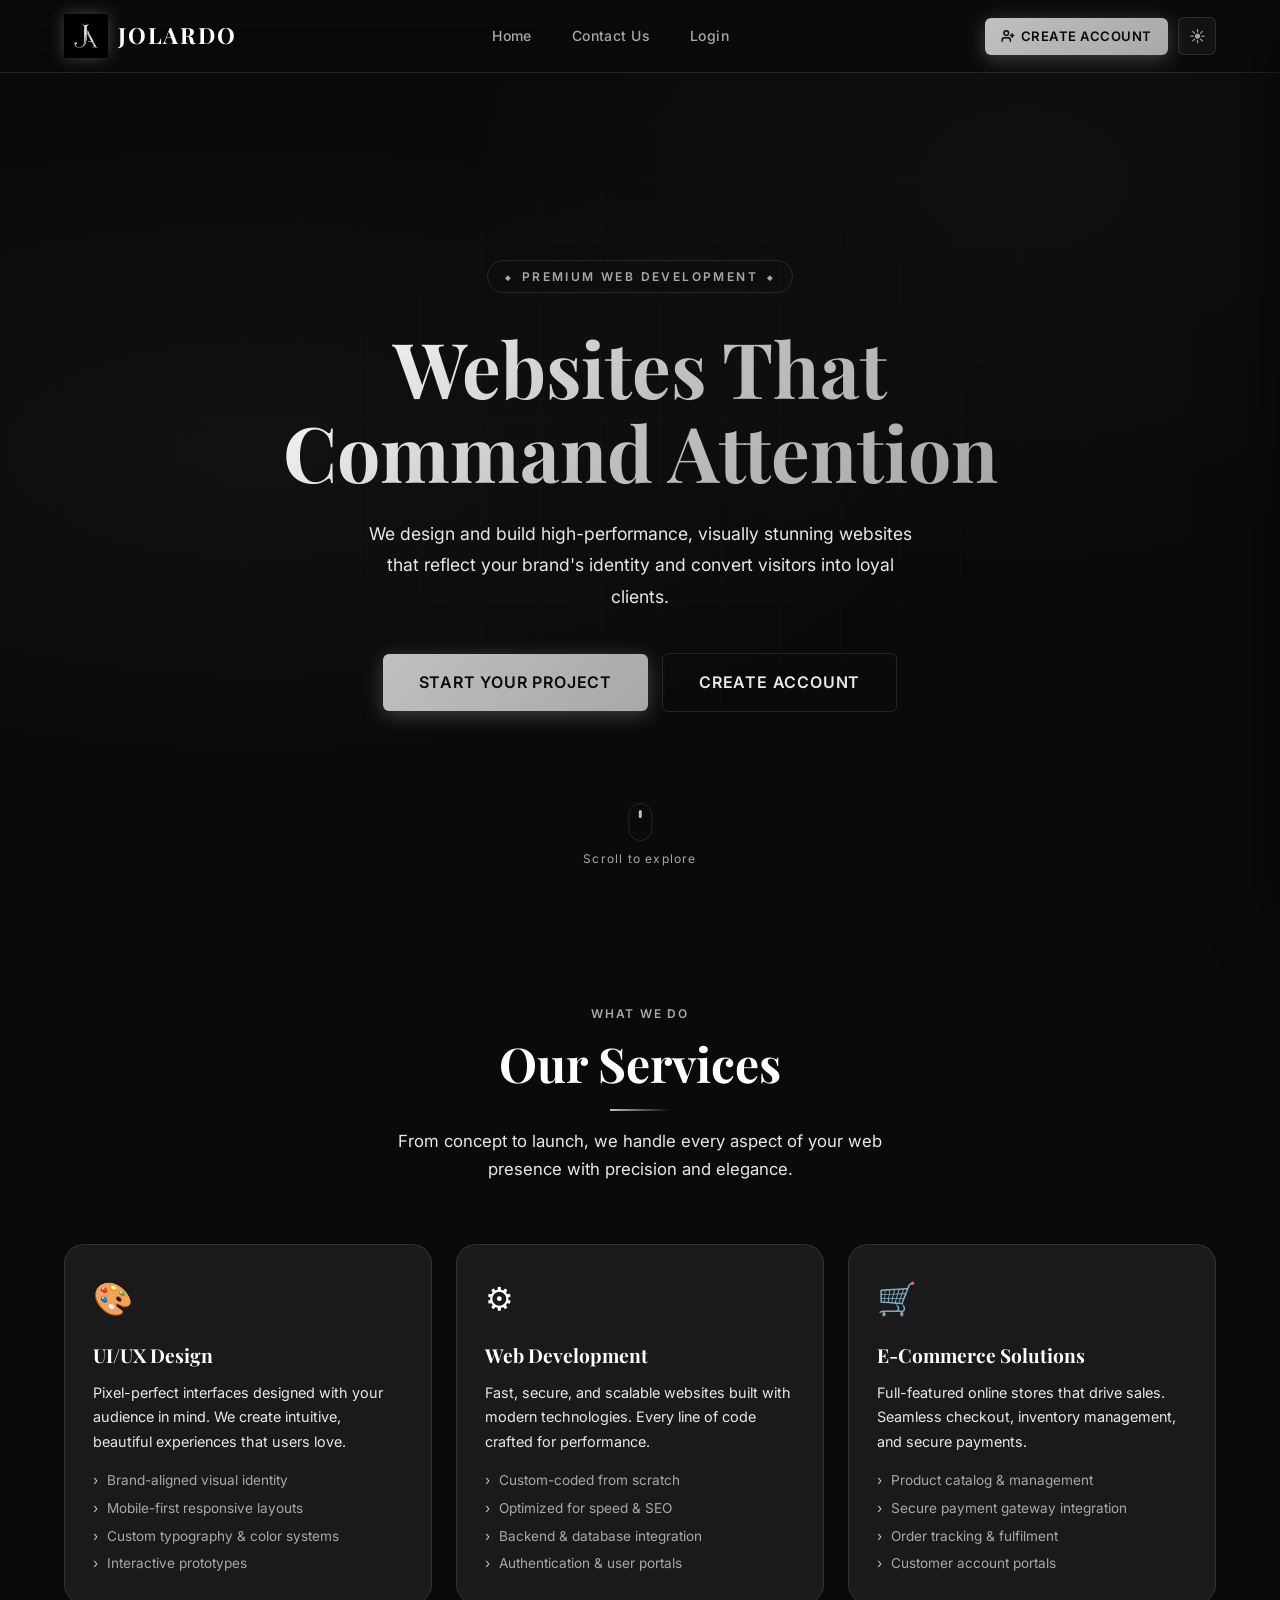
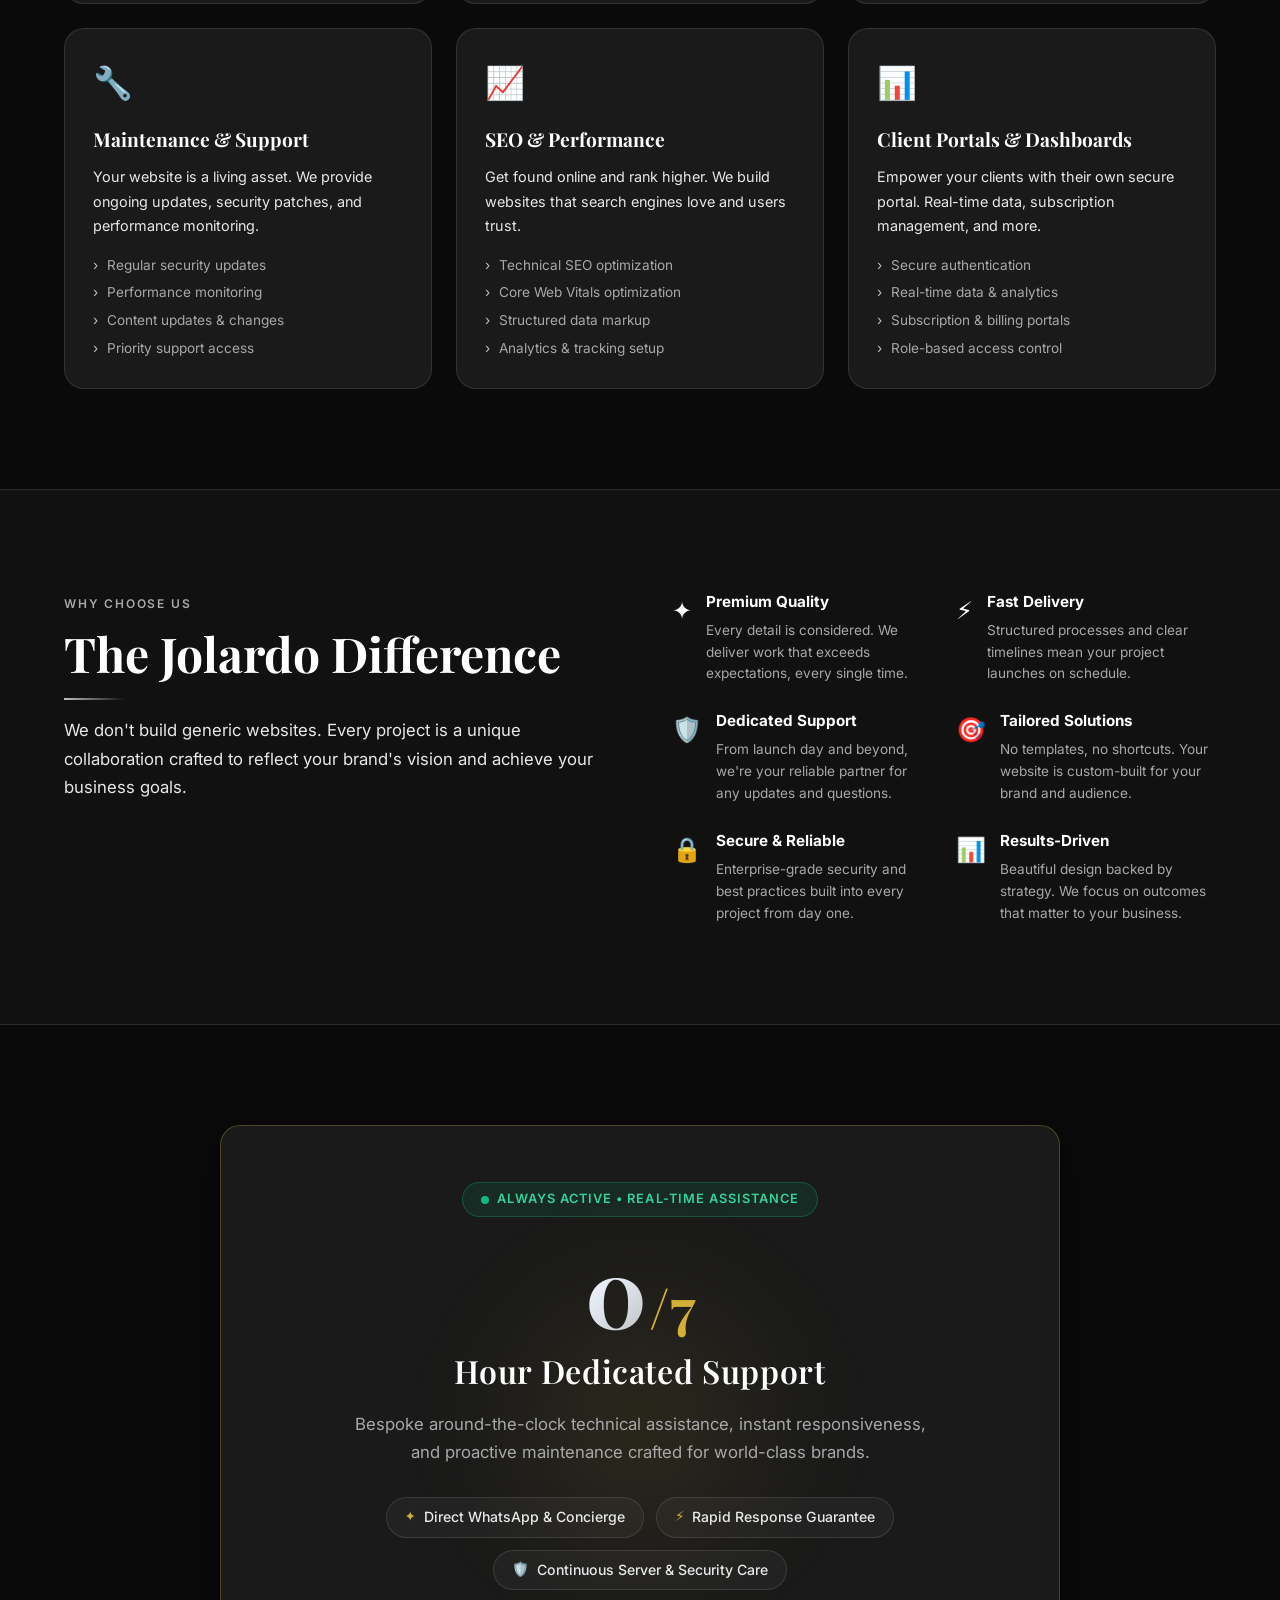
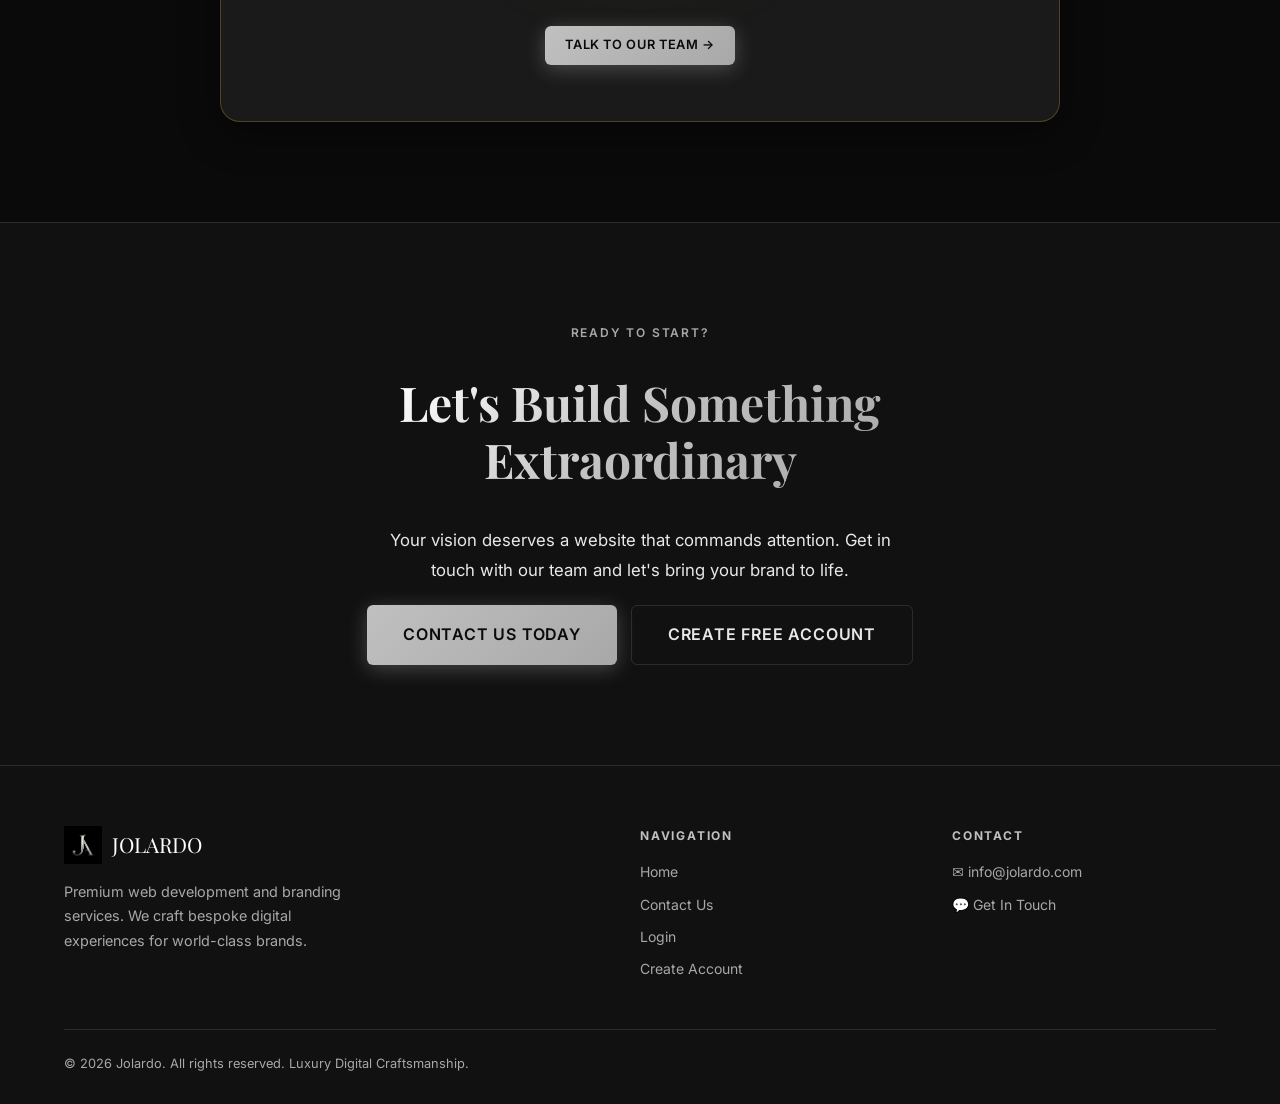
<file: index.html>
<!DOCTYPE html>
<html lang="en" data-theme="dark">
<head>
  <meta charset="UTF-8" />
  <meta name="viewport" content="width=device-width, initial-scale=1.0" />
  
  <!-- Primary SEO Meta Tags -->
  <title>Jolardo — Luxury Web Design &amp; Custom Web Development Services</title>
  <meta name="title" content="Jolardo — Luxury Web Design &amp; Custom Web Development Services" />
  <meta name="description" content="Jolardo crafts bespoke, high-performance websites, luxury brand identities, and e-commerce platforms that command attention and drive measurable business growth." />
  <meta name="keywords" content="Jolardo, Jolardo web development, website design services, website development company, custom website development, business website design, e-commerce website development, luxury web design" />
  <meta name="author" content="Jolardo" />
  <meta name="robots" content="index, follow, max-snippet:-1, max-image-preview:large, max-video-preview:-1" />
  <link rel="canonical" href="https://jolardo.com/" />
  
  <!-- Open Graph / Facebook -->
  <meta property="og:type" content="website" />
  <meta property="og:site_name" content="Jolardo" />
  <meta property="og:url" content="https://jolardo.com/" />
  <meta property="og:title" content="Jolardo — Luxury Web Design &amp; Custom Web Development Services" />
  <meta property="og:description" content="We design and build bespoke, high-performance luxury websites that elevate your brand and convert visitors into loyal clients." />
  <meta property="og:image" content="https://jolardo.com/icons/1.png" />
  <meta property="og:image:alt" content="Jolardo Web Development Brand Logo" />
  <meta property="og:locale" content="en_US" />

  <!-- Twitter / X Cards -->
  <meta name="twitter:card" content="summary_large_image" />
  <meta name="twitter:url" content="https://jolardo.com/" />
  <meta name="twitter:title" content="Jolardo — Luxury Web Design &amp; Custom Web Development Services" />
  <meta name="twitter:description" content="Bespoke, high-performance luxury websites, UI/UX designs, and scalable web solutions crafted for distinguished brands." />
  <meta name="twitter:image" content="https://jolardo.com/icons/1.png" />
  <meta name="twitter:image:alt" content="Jolardo Brand Logo" />

  <!-- Theme & Mobile Optimization -->
  <meta name="theme-color" content="#000000" />
  <meta name="color-scheme" content="dark light" />
  <link rel="icon" href="icons/1.png" type="image/png" />
  <link rel="apple-touch-icon" href="icons/1.png" />

  <!-- Performance & Preconnects -->
  <link rel="preconnect" href="https://fonts.googleapis.com" />
  <link rel="preconnect" href="https://fonts.gstatic.com" crossorigin />
  <link rel="preconnect" href="https://ascvflnrsqwyebbmucmx.supabase.co" />

  <!-- Stylesheets -->
  <link rel="stylesheet" href="css/global.css" />
  <link rel="stylesheet" href="css/index.css" />

  <!-- JSON-LD Structured Data (Organization, WebSite, Services) -->
  <script type="application/ld+json">
  {
    "@context": "https://schema.org",
    "@graph": [
      {
        "@type": "Organization",
        "@id": "https://jolardo.com/#organization",
        "name": "Jolardo",
        "url": "https://jolardo.com/",
        "logo": {
          "@type": "ImageObject",
          "url": "https://jolardo.com/icons/1.png",
          "caption": "Jolardo Logo"
        },
        "description": "Jolardo is a premium web design and custom development agency providing bespoke digital experiences, brand architecture, and e-commerce solutions.",
        "email": "info@jolardo.com",
        "contactPoint": {
          "@type": "ContactPoint",
          "contactType": "customer service",
          "email": "info@jolardo.com",
          "url": "https://jolardo.com/contact.html"
        }
      },
      {
        "@type": "WebSite",
        "@id": "https://jolardo.com/#website",
        "url": "https://jolardo.com/",
        "name": "Jolardo",
        "publisher": {
          "@id": "https://jolardo.com/#organization"
        },
        "inLanguage": "en-US"
      },
      {
        "@type": "Service",
        "@id": "https://jolardo.com/#service-webdev",
        "name": "Custom Web Development",
        "provider": {
          "@id": "https://jolardo.com/#organization"
        },
        "serviceType": "Website Development",
        "description": "High-performance, secure, and responsive custom websites engineered with modern web standards and database architectures."
      },
      {
        "@type": "Service",
        "@id": "https://jolardo.com/#service-uiux",
        "name": "UI/UX & Brand Design",
        "provider": {
          "@id": "https://jolardo.com/#organization"
        },
        "serviceType": "Web & Brand Design",
        "description": "Bespoke user interface and experience design crafted with luxury aesthetics, intuitive navigation, and high-conversion layouts."
      },
      {
        "@type": "Service",
        "@id": "https://jolardo.com/#service-ecommerce",
        "name": "E-Commerce Solutions",
        "provider": {
          "@id": "https://jolardo.com/#organization"
        },
        "serviceType": "E-Commerce Development",
        "description": "Full-featured online shopping experiences with secure payment integration, inventory management, and customer portals."
      }
    ]
  }
  </script>
</head>
<body>
  <!-- Page Loader -->
  <div id="page-loader" class="page-loader">
    <img src="icons/1.png" alt="Jolardo" class="loader-logo" />
    <div class="spinner"></div>
  </div>
  <script>
    setTimeout(function() {
      var l = document.getElementById('page-loader');
      if (l) l.classList.add('hidden');
    }, 1000);
  </script>

  <!-- Navbar -->
  <div id="navbar-container">
    <nav class="navbar" id="navbar">
      <div class="navbar-inner">
        <a href="index.html" class="navbar-logo">
          <img src="icons/1.png" alt="Jolardo" />
          <span>JOLARDO</span>
        </a>
        <div class="navbar-nav">
          <a href="index.html" class="nav-link active">Home</a>
          <a href="contact.html" class="nav-link">Contact Us</a>
          <a href="login.html" class="nav-link">Login</a>
          <a href="create-account.html" class="btn btn-primary btn-sm">Create Account</a>
        </div>
        <div class="navbar-actions">
          <button class="theme-toggle" aria-label="Toggle theme" title="Toggle theme">
            <span id="theme-toggle-icon">☀️</span>
          </button>
          <button class="hamburger" aria-label="Open menu" id="hamburger">
            <span></span><span></span><span></span>
          </button>
        </div>
      </div>
    </nav>
    <div class="mobile-menu" id="mobile-menu">
      <a href="index.html" class="nav-link active">Home</a>
      <a href="contact.html" class="nav-link">Contact Us</a>
      <a href="login.html" class="nav-link">Login</a>
      <a href="create-account.html" class="nav-link">Create Account</a>
    </div>
  </div>
  <div id="mobile-menu-container"></div>

  <!-- ═══════════════════════════════
       HERO
  ═══════════════════════════════ -->
  <section class="hero" id="hero">
    <div class="hero-bg"></div>
    <div class="hero-grid"></div>
    <div class="hero-content">
      <div class="hero-eyebrow fade-in">
        <span>⬥</span> Premium Web Development <span>⬥</span>
      </div>
      <h1 class="hero-title gradient-text serif fade-in">
        Websites That<br/>Command Attention
      </h1>
      <p class="hero-subtitle fade-in">
        We design and build high-performance, visually stunning websites that reflect your brand's identity and convert visitors into loyal clients.
      </p>
      <div class="hero-actions fade-in">
        <a href="contact.html" class="btn btn-primary btn-lg" id="hero-cta-contact">Start Your Project</a>
        <a href="create-account.html" class="btn btn-outline btn-lg" id="hero-cta-register">Create Account</a>
      </div>
    </div>
    <div class="hero-scroll">
      <div class="scroll-indicator"></div>
      <span>Scroll to explore</span>
    </div>
  </section>

  <!-- ═══════════════════════════════
       SERVICES
  ═══════════════════════════════ -->
  <section class="section" id="services">
    <div class="container">
      <div class="section-header reveal">
        <span class="section-tag">What We Do</span>
        <h2 class="section-title serif">Our Services</h2>
        <div class="divider"></div>
        <p class="section-subtitle">
          From concept to launch, we handle every aspect of your web presence with precision and elegance.
        </p>
      </div>

      <div class="services-grid">
        <div class="card reveal" id="service-design">
          <div class="service-icon">🎨</div>
          <h3 class="service-title serif">UI/UX Design</h3>
          <p class="service-desc">
            Pixel-perfect interfaces designed with your audience in mind. We create intuitive, beautiful experiences that users love.
          </p>
          <ul class="service-list">
            <li>Brand-aligned visual identity</li>
            <li>Mobile-first responsive layouts</li>
            <li>Custom typography &amp; color systems</li>
            <li>Interactive prototypes</li>
          </ul>
        </div>

        <div class="card reveal" id="service-development">
          <div class="service-icon">⚙️</div>
          <h3 class="service-title serif">Web Development</h3>
          <p class="service-desc">
            Fast, secure, and scalable websites built with modern technologies. Every line of code crafted for performance.
          </p>
          <ul class="service-list">
            <li>Custom-coded from scratch</li>
            <li>Optimized for speed &amp; SEO</li>
            <li>Backend &amp; database integration</li>
            <li>Authentication &amp; user portals</li>
          </ul>
        </div>

        <div class="card reveal" id="service-ecommerce">
          <div class="service-icon">🛒</div>
          <h3 class="service-title serif">E-Commerce Solutions</h3>
          <p class="service-desc">
            Full-featured online stores that drive sales. Seamless checkout, inventory management, and secure payments.
          </p>
          <ul class="service-list">
            <li>Product catalog &amp; management</li>
            <li>Secure payment gateway integration</li>
            <li>Order tracking &amp; fulfilment</li>
            <li>Customer account portals</li>
          </ul>
        </div>

        <div class="card reveal" id="service-maintenance">
          <div class="service-icon">🔧</div>
          <h3 class="service-title serif">Maintenance &amp; Support</h3>
          <p class="service-desc">
            Your website is a living asset. We provide ongoing updates, security patches, and performance monitoring.
          </p>
          <ul class="service-list">
            <li>Regular security updates</li>
            <li>Performance monitoring</li>
            <li>Content updates &amp; changes</li>
            <li>Priority support access</li>
          </ul>
        </div>

        <div class="card reveal" id="service-seo">
          <div class="service-icon">📈</div>
          <h3 class="service-title serif">SEO &amp; Performance</h3>
          <p class="service-desc">
            Get found online and rank higher. We build websites that search engines love and users trust.
          </p>
          <ul class="service-list">
            <li>Technical SEO optimization</li>
            <li>Core Web Vitals optimization</li>
            <li>Structured data markup</li>
            <li>Analytics &amp; tracking setup</li>
          </ul>
        </div>

        <div class="card reveal" id="service-dashboard">
          <div class="service-icon">📊</div>
          <h3 class="service-title serif">Client Portals &amp; Dashboards</h3>
          <p class="service-desc">
            Empower your clients with their own secure portal. Real-time data, subscription management, and more.
          </p>
          <ul class="service-list">
            <li>Secure authentication</li>
            <li>Real-time data &amp; analytics</li>
            <li>Subscription &amp; billing portals</li>
            <li>Role-based access control</li>
          </ul>
        </div>
      </div>
    </div>
  </section>

  <!-- ═══════════════════════════════
       WHY CHOOSE JOLARDO
  ═══════════════════════════════ -->
  <section class="section section-alt" id="why-us">
    <div class="container">
      <div class="why-layout">
        <div class="why-left reveal">
          <span class="section-tag">Why Choose Us</span>
          <h2 class="section-title serif">The Jolardo Difference</h2>
          <div class="divider" style="margin: 16px 0;"></div>
          <p class="section-subtitle" style="max-width: 100%;">
            We don't build generic websites. Every project is a unique collaboration crafted to reflect your brand's vision and achieve your business goals.
          </p>
        </div>

        <div class="why-grid reveal">
          <div class="why-item" id="why-premium">
            <div class="why-icon">✦</div>
            <div>
              <h4 class="why-title">Premium Quality</h4>
              <p class="why-desc">Every detail is considered. We deliver work that exceeds expectations, every single time.</p>
            </div>
          </div>
          <div class="why-item" id="why-speed">
            <div class="why-icon">⚡</div>
            <div>
              <h4 class="why-title">Fast Delivery</h4>
              <p class="why-desc">Structured processes and clear timelines mean your project launches on schedule.</p>
            </div>
          </div>
          <div class="why-item" id="why-support">
            <div class="why-icon">🛡️</div>
            <div>
              <h4 class="why-title">Dedicated Support</h4>
              <p class="why-desc">From launch day and beyond, we're your reliable partner for any updates and questions.</p>
            </div>
          </div>
          <div class="why-item" id="why-custom">
            <div class="why-icon">🎯</div>
            <div>
              <h4 class="why-title">Tailored Solutions</h4>
              <p class="why-desc">No templates, no shortcuts. Your website is custom-built for your brand and audience.</p>
            </div>
          </div>
          <div class="why-item" id="why-secure">
            <div class="why-icon">🔒</div>
            <div>
              <h4 class="why-title">Secure &amp; Reliable</h4>
              <p class="why-desc">Enterprise-grade security and best practices built into every project from day one.</p>
            </div>
          </div>
          <div class="why-item" id="why-results">
            <div class="why-icon">📊</div>
            <div>
              <h4 class="why-title">Results-Driven</h4>
              <p class="why-desc">Beautiful design backed by strategy. We focus on outcomes that matter to your business.</p>
            </div>
          </div>
        </div>
      </div>
    </div>
  </section>

  <!-- ═══════════════════════════════
       24 HOUR SUPPORT
  ═══════════════════════════════ -->
  <section class="section" id="stats">
    <div class="container">
      <div class="support-showcase-card reveal" id="stat-support">
        <div class="support-card-glow" aria-hidden="true"></div>
        <div class="support-card-content">
          <div class="support-status-badge">
            <span class="support-pulse-dot" aria-hidden="true"></span>
            <span>Always Active &bull; Real-Time Assistance</span>
          </div>
          <div class="support-counter-wrap">
            <span class="support-num serif" data-count="24">0</span>
            <span class="support-unit serif">/7</span>
          </div>
          <h3 class="support-title serif">Hour Dedicated Support</h3>
          <p class="support-desc">
            Bespoke around-the-clock technical assistance, instant responsiveness, and proactive maintenance crafted for world-class brands.
          </p>
          <div class="support-pills">
            <div class="support-pill">
              <span class="support-pill-icon">✦</span>
              <span>Direct WhatsApp &amp; Concierge</span>
            </div>
            <div class="support-pill">
              <span class="support-pill-icon">⚡</span>
              <span>Rapid Response Guarantee</span>
            </div>
            <div class="support-pill">
              <span class="support-pill-icon">🛡️</span>
              <span>Continuous Server &amp; Security Care</span>
            </div>
          </div>
          <div class="support-action">
            <a href="contact.html" class="btn btn-primary btn-sm">Talk to Our Team &rarr;</a>
          </div>
        </div>
      </div>
    </div>
  </section>

  <!-- ═══════════════════════════════
       CTA
  ═══════════════════════════════ -->
  <section class="section section-cta" id="cta">
    <div class="container">
      <div class="cta-card reveal">
        <span class="section-tag">Ready to Start?</span>
        <h2 class="section-title serif gradient-text">Let's Build Something<br/>Extraordinary</h2>
        <p class="cta-desc">
          Your vision deserves a website that commands attention. Get in touch with our team and let's bring your brand to life.
        </p>
        <div class="cta-actions">
          <a href="contact.html" class="btn btn-primary btn-lg" id="cta-contact">Contact Us Today</a>
          <a href="create-account.html" class="btn btn-outline btn-lg" id="cta-register">Create Free Account</a>
        </div>
      </div>
    </div>
  </section>

  <!-- Footer -->
  <div id="footer-container">
    <footer class="footer">
      <div class="container">
        <div class="footer-grid">
          <div class="footer-brand">
            <div class="logo">
              <img src="icons/1.png" alt="Jolardo" />
              <span class="serif">JOLARDO</span>
            </div>
            <p class="footer-desc">Premium web development and branding services. We craft bespoke digital experiences for world-class brands.</p>
          </div>
          <div>
            <h4 class="footer-heading">Navigation</h4>
            <div class="footer-links">
              <a href="index.html">Home</a>
              <a href="contact.html">Contact Us</a>
              <a href="login.html">Login</a>
              <a href="create-account.html">Create Account</a>
            </div>
          </div>
          <div>
            <h4 class="footer-heading">Contact</h4>
            <div class="footer-links">
              <a href="mailto:info@jolardo.com">✉️ info@jolardo.com</a>
              <a href="contact.html">💬 Get In Touch</a>
            </div>
          </div>
        </div>
        <div class="footer-bottom">
          <span>&copy; 2026 Jolardo. All rights reserved. Luxury Digital Craftsmanship.</span>
        </div>
      </div>
    </footer>
  </div>

  <script src="js/env.js"></script>
  <script src="js/supabase-cdn.js"></script>
  <script src="js/supabase.js"></script>
  <script src="js/ui.js"></script>
  <script src="js/index.js"></script>
</body>
</html>
</file>
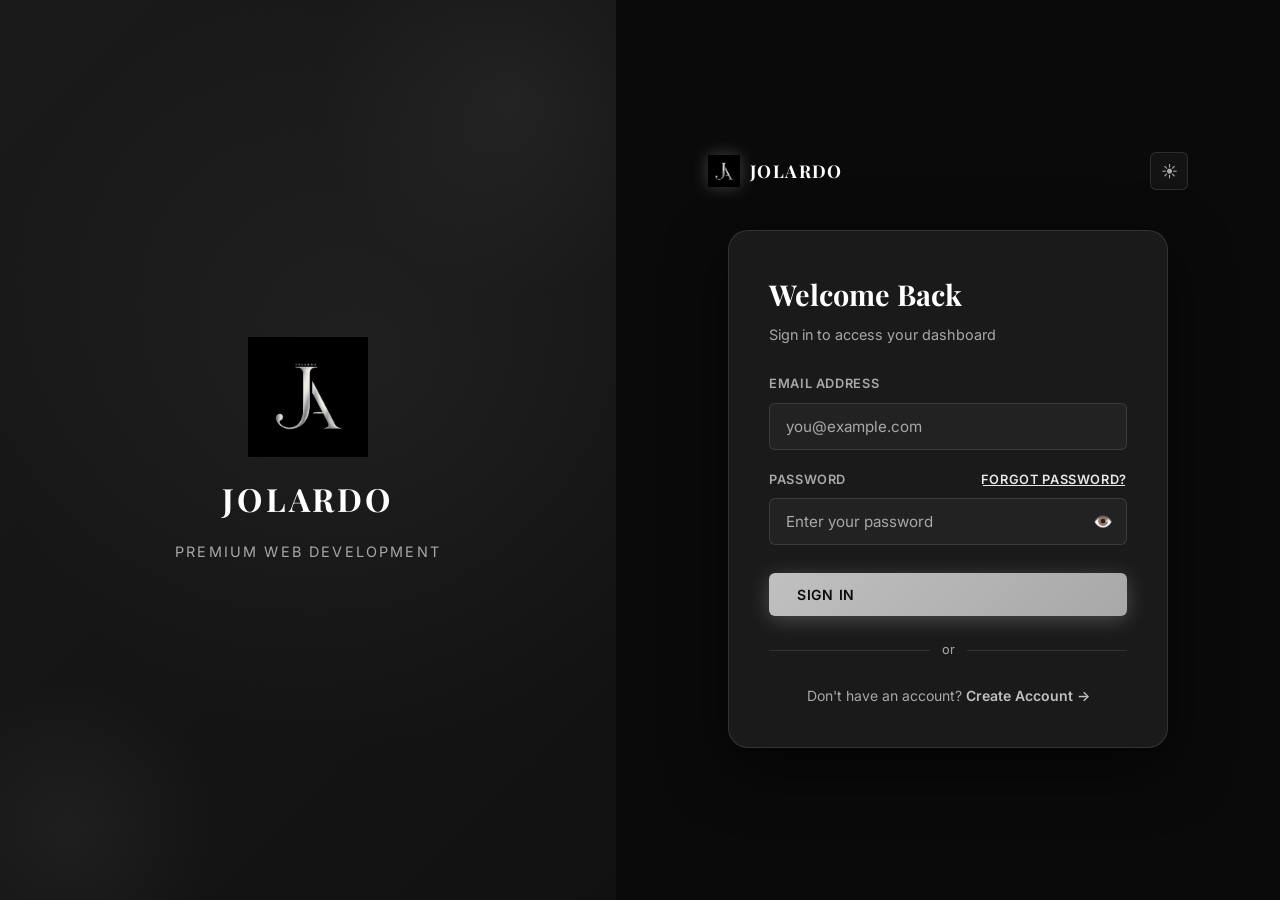
<file: admin.html>
<!DOCTYPE html>
<html lang="en" data-theme="dark">
<head>
  <meta charset="UTF-8" />
  <meta name="viewport" content="width=device-width, initial-scale=1.0" />
  <title>Admin Panel — Jolardo</title>
  <meta name="robots" content="noindex, nofollow" />
  <link rel="canonical" href="https://jolardo.com/admin.html" />
  <meta name="theme-color" content="#000000" />
  <link rel="icon" href="icons/1.png" type="image/png" />
  <link rel="apple-touch-icon" href="icons/1.png" />
  <link rel="stylesheet" href="css/global.css" />
  <link rel="stylesheet" href="css/dashboard.css" />
  <link rel="stylesheet" href="css/admin.css" />
</head>
<body>
  <div id="page-loader" class="page-loader">
    <img src="icons/1.png" alt="Jolardo" class="loader-logo" />
    <div class="spinner"></div>
  </div>
  <script>
    setTimeout(function() {
      var l = document.getElementById('page-loader');
      if (l) l.classList.add('hidden');
    }, 1000);
  </script>

  <div class="dashboard-layout" id="admin-layout">

    <div class="sidebar-overlay" id="sidebar-overlay"></div>

    <!-- ═══ SIDEBAR ═══ -->
    <aside class="sidebar" id="sidebar">
      <div class="sidebar-logo">
        <img src="icons/1.png" alt="Jolardo" />
        <span class="serif">JOLARDO</span>
      </div>

      <nav class="sidebar-nav">
        <span class="sidebar-section-label">Dashboard</span>
        <button class="sidebar-link active" data-section="overview" id="nav-overview">
          <span class="icon">📊</span> Overview
        </button>

        <span class="sidebar-section-label">Management</span>
        <button class="sidebar-link" data-section="clients" id="nav-clients">
          <span class="icon">👥</span> Clients
        </button>
        <button class="sidebar-link" data-section="websites" id="nav-websites">
          <span class="icon">🌐</span> Websites
        </button>
        <button class="sidebar-link" data-section="subscriptions" id="nav-subscriptions">
          <span class="icon">💳</span> Subscriptions
        </button>
        <button class="sidebar-link" data-section="messages" id="nav-messages">
          <span class="icon">✉️</span> Messages
          <span class="badge badge-danger" id="msg-badge" style="display:none;margin-left:auto;font-size:0.65rem;padding:2px 6px;"></span>
        </button>

        <span class="sidebar-section-label">Configuration</span>
        <button class="sidebar-link" data-section="settings" id="nav-settings">
          <span class="icon">⚙️</span> Settings
        </button>
      </nav>

      <div class="sidebar-footer">
        <div class="sidebar-user">
          <div class="sidebar-avatar" id="sidebar-avatar">A</div>
          <div class="sidebar-user-info">
            <div class="sidebar-user-name" id="sidebar-name">Admin</div>
            <div class="sidebar-user-role">Administrator</div>
          </div>
        </div>
        <button class="sidebar-link" id="logout-btn" style="margin-top:8px;color:#ef5350;">
          <span class="icon">🚪</span> Log Out
        </button>
      </div>
    </aside>

    <!-- ═══ MAIN CONTENT ═══ -->
    <div class="main-content">
      <header class="topbar">
        <div style="display:flex;align-items:center;gap:12px;">
          <button class="sidebar-toggle btn btn-ghost" id="sidebar-toggle">☰</button>
          <span class="topbar-title" id="topbar-title">Overview</span>
        </div>
        <div class="topbar-actions">
          <button class="theme-toggle" aria-label="Toggle theme">
            <span id="theme-toggle-icon">☀️</span>
          </button>
          <a href="index.html" class="btn btn-outline btn-sm">← Back to Site</a>
        </div>
      </header>

      <div class="page-content">

        <!-- ── Overview ── -->
        <section id="section-overview" class="dash-section">
          <div class="stats-grid" id="stats-grid">
            <div class="stat-card"><div class="stat-label">Total Clients</div><div class="stat-value" id="stat-clients">—</div></div>
            <div class="stat-card"><div class="stat-label">Total Websites</div><div class="stat-value" id="stat-websites">—</div></div>
            <div class="stat-card"><div class="stat-label">Active Subscriptions</div><div class="stat-value" id="stat-active-subs">—</div></div>
            <div class="stat-card"><div class="stat-label">Expired Subscriptions</div><div class="stat-value" id="stat-expired-subs">—</div></div>
            <div class="stat-card"><div class="stat-label">Pending Payments</div><div class="stat-value" id="stat-pending-payments">—</div></div>
            <div class="stat-card"><div class="stat-label">Unread Messages</div><div class="stat-value" id="stat-unread-msgs">—</div></div>
          </div>

          <div style="display:grid;grid-template-columns:1fr 1fr;gap:24px;margin-top:8px;">
            <!-- Recent Messages -->
            <div class="card">
              <h3 class="serif" style="margin-bottom:16px;font-size:1.1rem;">Recent Messages</h3>
              <div id="recent-messages-list">
                <div class="empty-state"><div class="spinner"></div></div>
              </div>
            </div>
            <!-- Recent Clients -->
            <div class="card">
              <h3 class="serif" style="margin-bottom:16px;font-size:1.1rem;">Recent Clients</h3>
              <div id="recent-clients-list">
                <div class="empty-state"><div class="spinner"></div></div>
              </div>
            </div>
          </div>
        </section>

        <!-- ── Clients ── -->
        <section id="section-clients" class="dash-section hidden">
          <div class="section-toolbar">
            <input type="search" id="client-search" class="form-control search-input" placeholder="Search clients…" />
          </div>
          <div class="card">
            <div class="table-wrapper" id="clients-table-wrap">
              <div class="empty-state"><div class="spinner"></div></div>
            </div>
          </div>
        </section>

        <!-- ── Websites ── -->
        <section id="section-websites" class="dash-section hidden">
          <div class="section-toolbar">
            <button class="btn btn-primary btn-sm" id="add-website-btn">+ New Website</button>
          </div>
          <div class="card">
            <div class="table-wrapper" id="websites-table-wrap">
              <div class="empty-state"><div class="spinner"></div></div>
            </div>
          </div>
        </section>

        <!-- ── Subscriptions ── -->
        <section id="section-subscriptions" class="dash-section hidden">
          <div class="section-toolbar">
            <button class="btn btn-primary btn-sm" id="add-sub-btn">+ New Subscription</button>
          </div>
          <div class="card">
            <div class="table-wrapper" id="subs-table-wrap">
              <div class="empty-state"><div class="spinner"></div></div>
            </div>
          </div>
        </section>

        <!-- ── Messages ── -->
        <section id="section-messages" class="dash-section hidden">
          <div class="messages-layout">
            <div class="messages-list" id="messages-list">
              <div class="empty-state"><div class="spinner"></div></div>
            </div>
            <div class="message-detail card" id="message-detail">
              <div class="empty-state">
                <div class="empty-state-icon">✉️</div>
                <h3>Select a Message</h3>
                <p>Click on a message to read it here.</p>
              </div>
            </div>
          </div>
        </section>

        <!-- ── Settings ── -->
        <section id="section-settings" class="dash-section hidden">
          <div class="settings-grid">
            <div class="card">
              <h3 class="serif" style="margin-bottom:20px;">Contact Settings</h3>
              <form id="settings-form">
                <div class="form-group">
                  <label class="form-label" for="set-phone">Contact Phone</label>
                  <input type="tel" id="set-phone" class="form-control" placeholder="+1 234 567 8900" />
                </div>
                <div class="form-group">
                  <label class="form-label" for="set-whatsapp">WhatsApp Number</label>
                  <input type="tel" id="set-whatsapp" class="form-control" placeholder="+1 234 567 8900" />
                </div>
                <div class="form-group">
                  <label class="form-label" for="set-email">Contact Email</label>
                  <input type="email" id="set-email" class="form-control" placeholder="hello@jolardo.com" />
                </div>
                <button type="submit" class="btn btn-primary" id="settings-submit">
                  <span id="settings-text">Save Settings</span>
                  <span id="settings-spinner" class="spinner" style="display:none;"></span>
                </button>
              </form>
            </div>

            <div class="card">
              <h3 class="serif" style="margin-bottom:20px;">Brand Settings</h3>
              <form id="brand-settings-form">
                <div class="form-group">
                  <label class="form-label" for="set-site-name">Website Name</label>
                  <input type="text" id="set-site-name" class="form-control" placeholder="Jolardo" />
                </div>
                <div class="form-group">
                  <label class="form-label" for="set-tagline">Tagline</label>
                  <input type="text" id="set-tagline" class="form-control" placeholder="Premium Web Development" />
                </div>
                <button type="submit" class="btn btn-primary" id="brand-settings-submit">
                  <span id="brand-settings-text">Save Brand Settings</span>
                  <span id="brand-settings-spinner" class="spinner" style="display:none;"></span>
                </button>
              </form>
            </div>

            <!-- InstaPay Settings -->
            <div class="card" style="grid-column: 1 / -1;">
              <div style="display:flex;align-items:center;gap:12px;margin-bottom:12px;">
                <span style="font-size:1.6rem;">📱</span>
                <div>
                  <h3 class="serif" style="margin:0;">InstaPay Payment Settings</h3>
                  <p style="color:var(--text-muted);font-size:0.85rem;margin:2px 0 0;">Clients will use these details to pay for their subscriptions.</p>
                </div>
              </div>
              <form id="instapay-settings-form">
                <div style="display:grid;grid-template-columns:repeat(auto-fit, minmax(280px, 1fr));gap:16px;">
                  <div class="form-group">
                    <label class="form-label" for="set-instapay-user">InstaPay Username / IPA</label>
                    <input type="text" id="set-instapay-user" class="form-control" placeholder="e.g. username@instapay" />
                  </div>
                  <div class="form-group">
                    <label class="form-label" for="set-instapay-phone">InstaPay Mobile Number</label>
                    <input type="tel" id="set-instapay-phone" class="form-control" placeholder="+20 10xxxxxxxx" />
                  </div>
                  <div class="form-group" style="grid-column: 1 / -1;">
                    <label class="form-label" for="set-instapay-link">InstaPay Payment Link / Deep Link</label>
                    <input type="url" id="set-instapay-link" class="form-control" placeholder="https://ipn.eg/... or payment URL" />
                  </div>
                  <div class="form-group" style="grid-column: 1 / -1;">
                    <label class="form-label" for="set-instapay-notes">Payment Instructions for Clients</label>
                    <textarea id="set-instapay-notes" class="form-control" rows="2" placeholder="e.g. Please transfer the amount via InstaPay and include your invoice reference in transfer notes."></textarea>
                  </div>
                </div>
                <button type="submit" class="btn btn-primary" id="instapay-settings-submit" style="margin-top:8px;">
                  <span id="instapay-settings-text">Save InstaPay Settings</span>
                  <span id="instapay-settings-spinner" class="spinner" style="display:none;"></span>
                </button>
              </form>
            </div>
          </div>
        </section>

      </div>
    </div>
  </div>

  <!-- ══ Client Detail Modal ══ -->
  <div id="client-modal" class="modal-backdrop hidden">
    <div class="modal" style="max-width:680px;">
      <div class="modal-header">
        <h3 class="modal-title serif" id="client-modal-title">Client Details</h3>
        <span class="modal-close" data-modal-close role="button">✕</span>
      </div>
      <div class="modal-body" id="client-modal-body"></div>
      <div class="modal-footer">
        <button class="btn btn-outline" data-modal-close>Close</button>
      </div>
    </div>
  </div>

  <!-- ══ Website Edit Modal ══ -->
  <div id="website-modal" class="modal-backdrop hidden">
    <div class="modal" style="max-width:620px;">
      <div class="modal-header">
        <h3 class="modal-title serif" id="website-modal-title">Website</h3>
        <span class="modal-close" data-modal-close role="button">✕</span>
      </div>
      <div class="modal-body">
        <form id="website-form" novalidate>
          <input type="hidden" id="wf-id" />
          <div class="form-row">
            <div class="form-group">
              <label class="form-label" for="wf-client">Client</label>
              <select id="wf-client" class="form-control" required></select>
            </div>
            <div class="form-group">
              <label class="form-label" for="wf-name">Website Name</label>
              <input type="text" id="wf-name" class="form-control" required />
            </div>
          </div>
          <div class="form-row">
            <div class="form-group">
              <label class="form-label" for="wf-brand">Brand Name</label>
              <input type="text" id="wf-brand" class="form-control" />
            </div>
            <div class="form-group">
              <label class="form-label" for="wf-domain">Domain</label>
              <input type="text" id="wf-domain" class="form-control" placeholder="example.com" />
            </div>
          </div>
          <div class="form-group">
            <label class="form-label" for="wf-url">Website URL</label>
            <input type="url" id="wf-url" class="form-control" placeholder="https://example.com" />
          </div>
          <div class="form-group">
            <label class="form-label">Brand / Website Logo</label>
            <div class="logo-upload-box" id="wf-logo-upload-box">
              <input type="file" id="wf-logo-file" accept="image/*" style="display:none;" />
              <div class="logo-preview-wrapper" id="wf-logo-preview-wrapper" style="display:none;">
                <img id="wf-logo-preview" src="" alt="Logo Preview" style="max-height:80px;border-radius:6px;object-fit:contain;background:var(--bg-glass);padding:4px;border:1px solid var(--border-color);" />
                <button type="button" class="btn btn-ghost btn-sm" id="wf-logo-remove-btn" style="color:#ef5350;margin-left:8px;">✕ Remove</button>
              </div>
              <div class="logo-dropzone" id="wf-logo-dropzone" style="border:2px dashed var(--border-color);border-radius:var(--radius-md);padding:16px;text-align:center;cursor:pointer;background:var(--bg-glass);transition:all var(--transition);">
                <div style="font-size:1.6rem;margin-bottom:4px;">📤</div>
                <div style="font-weight:600;font-size:0.875rem;color:var(--text-primary);">Click or Drag & Drop to Upload Logo Image</div>
                <div style="font-size:0.75rem;color:var(--text-muted);margin-top:2px;">PNG, JPG, SVG, WebP (Uploaded directly to storage)</div>
              </div>
              <div id="wf-logo-uploading" style="display:none;margin-top:8px;font-size:0.82rem;color:var(--clr-gold);">
                <span class="spinner" style="width:14px;height:14px;display:inline-block;vertical-align:middle;margin-right:6px;"></span> Uploading logo…
              </div>
            </div>
            <div style="margin-top:8px;">
              <label class="form-label" for="wf-logo" style="font-size:0.75rem;color:var(--text-muted);margin-bottom:4px;">Or paste Logo Image URL directly</label>
              <input type="url" id="wf-logo" class="form-control" placeholder="https://..." />
            </div>
          </div>
          <div class="form-group">
            <label class="form-label" for="wf-desc">Brand Description</label>
            <textarea id="wf-desc" class="form-control" rows="3"></textarea>
          </div>
          <div class="form-group">
            <label class="form-label" for="wf-status">Status</label>
            <select id="wf-status" class="form-control">
              <option value="development">Development</option>
              <option value="live">Live</option>
              <option value="maintenance">Maintenance</option>
              <option value="offline">Offline</option>
              <option value="suspended">Suspended</option>
            </select>
          </div>
        </form>
      </div>
      <div class="modal-footer">
        <button class="btn btn-outline" data-modal-close>Cancel</button>
        <button class="btn btn-primary" id="website-save-btn">
          <span id="ws-text">Save Website</span>
          <span id="ws-spinner" class="spinner" style="display:none;"></span>
        </button>
      </div>
    </div>
  </div>

  <!-- ══ Subscription Edit Modal ══ -->
  <div id="sub-modal" class="modal-backdrop hidden">
    <div class="modal" style="max-width:620px;">
      <div class="modal-header">
        <h3 class="modal-title serif" id="sub-modal-title">Subscription</h3>
        <span class="modal-close" data-modal-close role="button">✕</span>
      </div>
      <div class="modal-body">
        <form id="sub-form" novalidate>
          <input type="hidden" id="sf-id" />
          <div class="form-row">
            <div class="form-group">
              <label class="form-label" for="sf-client">Client</label>
              <select id="sf-client" class="form-control" required></select>
            </div>
            <div class="form-group">
              <label class="form-label" for="sf-website">Website</label>
              <select id="sf-website" class="form-control"></select>
            </div>
          </div>
          <div class="form-row">
            <div class="form-group">
              <label class="form-label" for="sf-plan-name">Plan Name</label>
              <input type="text" id="sf-plan-name" class="form-control" placeholder="e.g. Standard, Premium, E-Commerce" required />
            </div>
            <div class="form-group">
              <label class="form-label" for="sf-price">Amount / Bill Price</label>
              <input type="number" id="sf-price" class="form-control" min="0" step="0.01" placeholder="1500" />
            </div>
          </div>
          <div class="form-row">
            <div class="form-group">
              <label class="form-label" for="sf-currency">Currency</label>
              <select id="sf-currency" class="form-control">
                <option value="EGP">EGP (Egyptian Pound)</option>
                <option value="USD">USD ($)</option>
                <option value="EUR">EUR (€)</option>
                <option value="SAR">SAR (Saudi Riyal)</option>
                <option value="AED">AED (UAE Dirham)</option>
              </select>
            </div>
            <div class="form-group">
              <label class="form-label" for="sf-payment-status">Payment Status</label>
              <select id="sf-payment-status" class="form-control">
                <option value="pending">Pending (Unpaid)</option>
                <option value="paid">Paid (Confirmed)</option>
                <option value="failed">Failed</option>
              </select>
            </div>
          </div>
          <div class="form-row">
            <div class="form-group">
              <label class="form-label" for="sf-status">Subscription Status</label>
              <select id="sf-status" class="form-control">
                <option value="active">Active</option>
                <option value="pending">Pending</option>
                <option value="expired">Expired</option>
                <option value="cancelled">Cancelled</option>
              </select>
            </div>
            <div class="form-group">
              <label class="form-label" for="sf-start">Start Date</label>
              <input type="date" id="sf-start" class="form-control" />
            </div>
          </div>
          <div class="form-row">
            <div class="form-group">
              <label class="form-label" for="sf-renewal">Renewal Date</label>
              <input type="date" id="sf-renewal" class="form-control" />
            </div>
            <div class="form-group">
              <label class="form-label" for="sf-ref">Invoice / Payment Reference</label>
              <input type="text" id="sf-ref" class="form-control" placeholder="e.g. INV-2026-001" />
            </div>
          </div>
          <div class="form-group">
            <label class="form-label" for="sf-instapay-link">Custom InstaPay Link (Optional)</label>
            <input type="url" id="sf-instapay-link" class="form-control" placeholder="https://ipn.eg/... (leaves blank to use default settings)" />
          </div>
        </form>
      </div>
      <div class="modal-footer">
        <button class="btn btn-outline" data-modal-close>Cancel</button>
        <button class="btn btn-primary" id="sub-save-btn">
          <span id="sub-save-text">Save Subscription</span>
          <span id="sub-save-spinner" class="spinner" style="display:none;"></span>
        </button>
      </div>
    </div>
  </div>

  <script src="js/env.js"></script>
  <script src="js/supabase-cdn.js"></script>
  <script src="js/supabase.js"></script>
  <script src="js/ui.js"></script>
  <script src="js/admin.js"></script>
</body>
</html>
</file>
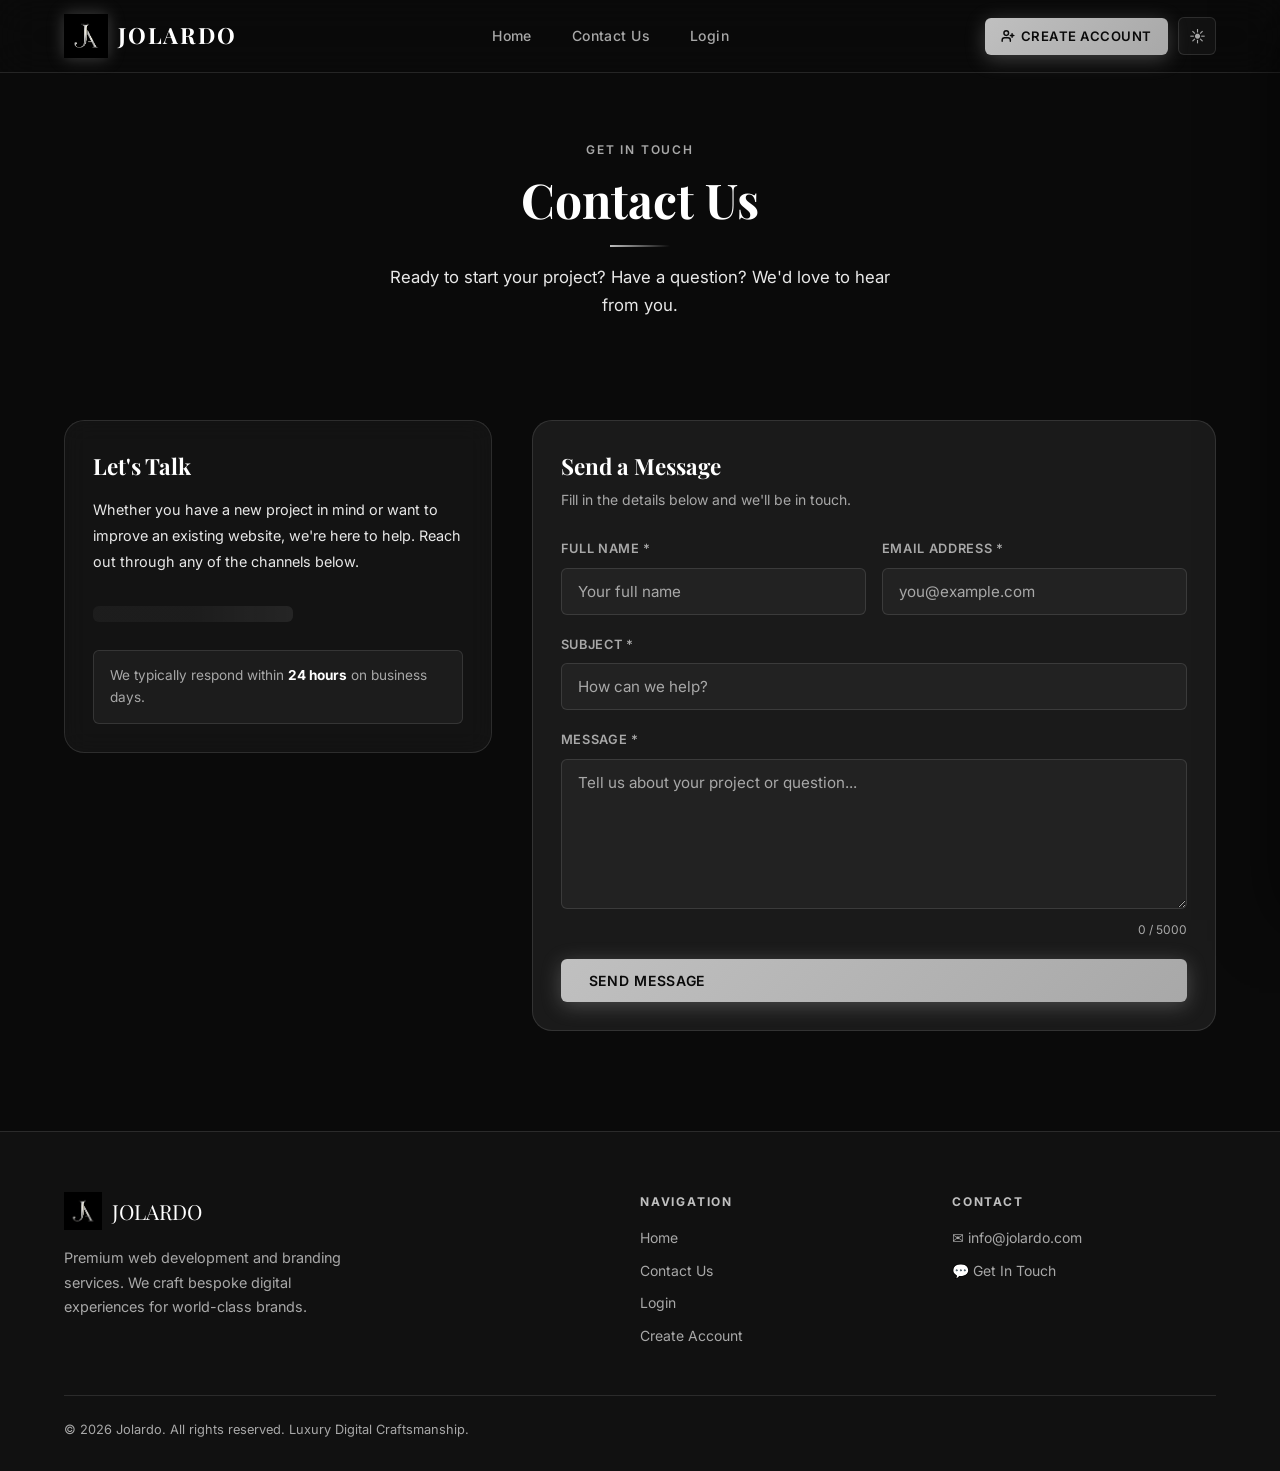
<file: contact.html>
<!DOCTYPE html>
<html lang="en" data-theme="dark">
<head>
  <meta charset="UTF-8" />
  <meta name="viewport" content="width=device-width, initial-scale=1.0" />
  
  <!-- Primary SEO Meta Tags -->
  <title>Contact Jolardo — Start Your Luxury Web Development Project</title>
  <meta name="title" content="Contact Jolardo — Start Your Luxury Web Development Project" />
  <meta name="description" content="Get in touch with the Jolardo team. We are ready to discuss your web development, brand design, or e-commerce project and deliver extraordinary digital results." />
  <meta name="keywords" content="Contact Jolardo, Jolardo web development, hire web developer, luxury website design consultation, web development inquiry" />
  <meta name="author" content="Jolardo" />
  <meta name="robots" content="index, follow, max-snippet:-1, max-image-preview:large, max-video-preview:-1" />
  <link rel="canonical" href="https://jolardo.com/contact.html" />

  <!-- Open Graph / Facebook -->
  <meta property="og:type" content="website" />
  <meta property="og:site_name" content="Jolardo" />
  <meta property="og:url" content="https://jolardo.com/contact.html" />
  <meta property="og:title" content="Contact Jolardo — Start Your Luxury Web Development Project" />
  <meta property="og:description" content="Reach out to Jolardo to discuss your next website project. Bespoke development and luxury design tailored to your vision." />
  <meta property="og:image" content="https://jolardo.com/icons/1.png" />
  <meta property="og:image:alt" content="Jolardo Web Development" />
  <meta property="og:locale" content="en_US" />

  <!-- Twitter / X Cards -->
  <meta name="twitter:card" content="summary_large_image" />
  <meta name="twitter:url" content="https://jolardo.com/contact.html" />
  <meta name="twitter:title" content="Contact Jolardo — Start Your Luxury Web Development Project" />
  <meta name="twitter:description" content="Get in touch with Jolardo to elevate your brand with bespoke web design and engineering." />
  <meta name="twitter:image" content="https://jolardo.com/icons/1.png" />

  <!-- Theme & Mobile Optimization -->
  <meta name="theme-color" content="#000000" />
  <meta name="color-scheme" content="dark light" />
  <link rel="icon" href="icons/1.png" type="image/png" />
  <link rel="apple-touch-icon" href="icons/1.png" />

  <!-- Performance & Preconnects -->
  <link rel="preconnect" href="https://fonts.googleapis.com" />
  <link rel="preconnect" href="https://fonts.gstatic.com" crossorigin />
  <link rel="preconnect" href="https://ascvflnrsqwyebbmucmx.supabase.co" />

  <!-- Stylesheets -->
  <link rel="stylesheet" href="css/global.css" />
  <link rel="stylesheet" href="css/contact.css" />

  <!-- JSON-LD Structured Data: ContactPage -->
  <script type="application/ld+json">
  {
    "@context": "https://schema.org",
    "@type": "ContactPage",
    "@id": "https://jolardo.com/contact.html#webpage",
    "url": "https://jolardo.com/contact.html",
    "name": "Contact Jolardo — Start Your Web Development Project",
    "description": "Get in touch with Jolardo for custom web development, brand design, and e-commerce solutions.",
    "mainEntity": {
      "@type": "Organization",
      "name": "Jolardo",
      "url": "https://jolardo.com/",
      "logo": "https://jolardo.com/icons/1.png",
      "email": "info@jolardo.com",
      "contactPoint": {
        "@type": "ContactPoint",
        "contactType": "sales",
        "email": "info@jolardo.com",
        "url": "https://jolardo.com/contact.html"
      }
    }
  }
  </script>
</head>
<body>
  <div id="page-loader" class="page-loader">
    <img src="icons/1.png" alt="Jolardo" class="loader-logo" />
    <div class="spinner"></div>
  </div>
  <script>
    setTimeout(function() {
      var l = document.getElementById('page-loader');
      if (l) l.classList.add('hidden');
    }, 1000);
  </script>

  <!-- Navbar -->
  <div id="navbar-container">
    <nav class="navbar" id="navbar">
      <div class="navbar-inner">
        <a href="index.html" class="navbar-logo">
          <img src="icons/1.png" alt="Jolardo" />
          <span>JOLARDO</span>
        </a>
        <div class="navbar-nav">
          <a href="index.html" class="nav-link">Home</a>
          <a href="contact.html" class="nav-link active">Contact Us</a>
          <a href="login.html" class="nav-link">Login</a>
          <a href="create-account.html" class="btn btn-primary btn-sm">Create Account</a>
        </div>
        <div class="navbar-actions">
          <button class="theme-toggle" aria-label="Toggle theme" title="Toggle theme">
            <span id="theme-toggle-icon">☀️</span>
          </button>
          <button class="hamburger" aria-label="Open menu" id="hamburger">
            <span></span><span></span><span></span>
          </button>
        </div>
      </div>
    </nav>
    <div class="mobile-menu" id="mobile-menu">
      <a href="index.html" class="nav-link">Home</a>
      <a href="contact.html" class="nav-link active">Contact Us</a>
      <a href="login.html" class="nav-link">Login</a>
      <a href="create-account.html" class="nav-link">Create Account</a>
    </div>
  </div>
  <div id="mobile-menu-container"></div>

  <main class="contact-page" style="padding-top: 72px;">

    <!-- Hero -->
    <section class="contact-hero">
      <div class="container">
        <div class="section-header reveal">
          <span class="section-tag">Get In Touch</span>
          <h1 class="section-title serif">Contact Us</h1>
          <div class="divider"></div>
          <p class="section-subtitle">
            Ready to start your project? Have a question? We'd love to hear from you.
          </p>
        </div>
      </div>
    </section>

    <!-- Contact Content -->
    <section class="section" style="padding-top: 0;">
      <div class="container">
        <div class="contact-layout">

          <!-- Info Panel -->
          <div class="contact-info reveal">
            <div class="info-card card-glass">
              <h3 class="serif info-title">Let's Talk</h3>
              <p class="info-desc">
                Whether you have a new project in mind or want to improve an existing website, we're here to help. Reach out through any of the channels below.
              </p>

              <div class="info-items" id="contact-info-items">
                <div class="info-item skeleton-block">
                  <div class="skeleton" style="width:200px;height:16px;"></div>
                </div>
              </div>

              <div class="info-note">
                <p>We typically respond within <strong>24 hours</strong> on business days.</p>
              </div>
            </div>
          </div>

          <!-- Form Panel -->
          <div class="contact-form-wrap reveal">
            <div class="card">
              <h3 class="serif" style="font-size:1.4rem; margin-bottom:4px;">Send a Message</h3>
              <p style="color:var(--text-muted);font-size:0.875rem;margin-bottom:28px;">Fill in the details below and we'll be in touch.</p>

              <form id="contact-form" novalidate onsubmit="return false;">
                <div class="form-row">
                  <div class="form-group">
                    <label class="form-label" for="contact-name">Full Name *</label>
                    <input
                      type="text" id="contact-name" name="name"
                      class="form-control" placeholder="Your full name"
                      autocomplete="name" required maxlength="120"
                    />
                    <span class="form-error" id="err-name"></span>
                  </div>
                  <div class="form-group">
                    <label class="form-label" for="contact-email">Email Address *</label>
                    <input
                      type="email" id="contact-email" name="email"
                      class="form-control" placeholder="you@example.com"
                      autocomplete="email" required maxlength="200"
                    />
                    <span class="form-error" id="err-email"></span>
                  </div>
                </div>

                <div class="form-group">
                  <label class="form-label" for="contact-subject">Subject *</label>
                  <input
                    type="text" id="contact-subject" name="subject"
                    class="form-control" placeholder="How can we help?"
                    required maxlength="200"
                  />
                  <span class="form-error" id="err-subject"></span>
                </div>

                <div class="form-group">
                  <label class="form-label" for="contact-message">Message *</label>
                  <textarea
                    id="contact-message" name="message"
                    class="form-control" placeholder="Tell us about your project or question..."
                    required maxlength="5000" style="min-height:150px;"
                  ></textarea>
                  <div class="char-count" id="char-count">0 / 5000</div>
                  <span class="form-error" id="err-message"></span>
                </div>

                <!-- Honeypot (anti-spam, hidden) -->
                <div style="display:none;" aria-hidden="true">
                  <input type="text" name="website" tabindex="-1" autocomplete="off" />
                </div>

                <button type="submit" class="btn btn-primary" id="contact-submit" style="width:100%;">
                  <span id="submit-text">Send Message</span>
                  <span id="submit-spinner" class="spinner" style="display:none;"></span>
                </button>
              </form>
            </div>
          </div>

        </div>
      </div>
    </section>

  </main>

  <!-- Footer -->
  <div id="footer-container">
    <footer class="footer">
      <div class="container">
        <div class="footer-grid">
          <div class="footer-brand">
            <div class="logo">
              <img src="icons/1.png" alt="Jolardo" />
              <span class="serif">JOLARDO</span>
            </div>
            <p class="footer-desc">Premium web development and branding services. We craft bespoke digital experiences for world-class brands.</p>
          </div>
          <div>
            <h4 class="footer-heading">Navigation</h4>
            <div class="footer-links">
              <a href="index.html">Home</a>
              <a href="contact.html">Contact Us</a>
              <a href="login.html">Login</a>
              <a href="create-account.html">Create Account</a>
            </div>
          </div>
          <div>
            <h4 class="footer-heading">Contact</h4>
            <div class="footer-links">
              <a href="mailto:info@jolardo.com">✉️ info@jolardo.com</a>
              <a href="contact.html">💬 Get In Touch</a>
            </div>
          </div>
        </div>
        <div class="footer-bottom">
          <span>&copy; 2026 Jolardo. All rights reserved. Luxury Digital Craftsmanship.</span>
        </div>
      </div>
    </footer>
  </div>

  <script src="js/env.js"></script>
  <script src="js/supabase-cdn.js"></script>
  <script src="js/supabase.js"></script>
  <script src="js/ui.js"></script>
  <script src="js/contact.js"></script>
</body>
</html>
</file>
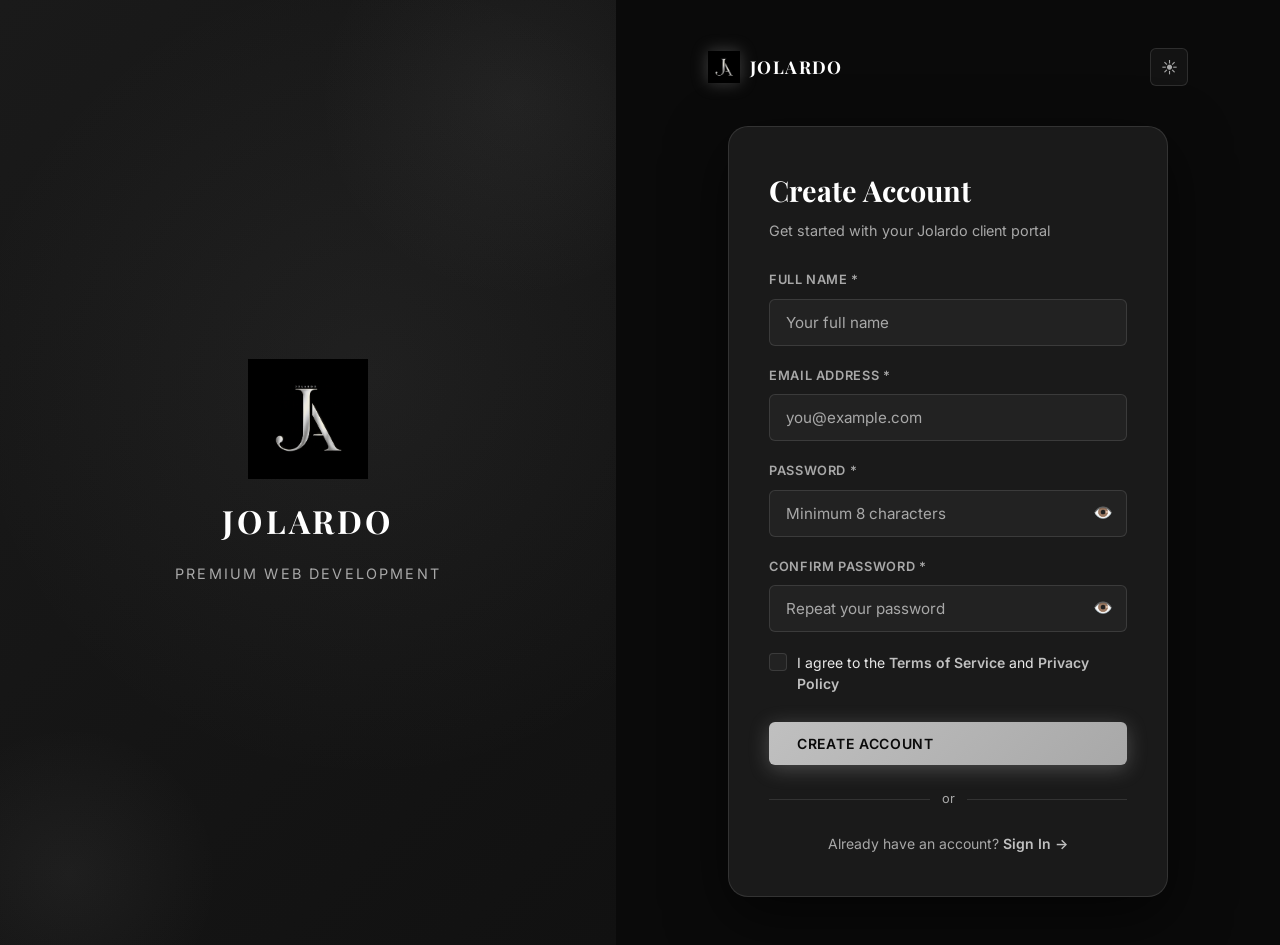
<file: create-account.html>
<!DOCTYPE html>
<html lang="en" data-theme="dark">
<head>
  <meta charset="UTF-8" />
  <meta name="viewport" content="width=device-width, initial-scale=1.0" />
  <title>Create Account — Jolardo</title>
  <meta name="description" content="Create a free Jolardo client account to manage your website, subscription, and brand information." />
  <meta name="robots" content="noindex, nofollow" />
  <link rel="canonical" href="https://jolardo.com/create-account.html" />
  <meta name="theme-color" content="#000000" />
  <link rel="icon" href="icons/1.png" type="image/png" />
  <link rel="apple-touch-icon" href="icons/1.png" />
  <link rel="stylesheet" href="css/global.css" />
  <link rel="stylesheet" href="css/login.css" />
  <link rel="stylesheet" href="css/create-account.css" />
</head>
<body>
  <div id="page-loader" class="page-loader">
    <img src="icons/1.png" alt="Jolardo" class="loader-logo" />
    <div class="spinner"></div>
  </div>
  <script>
    setTimeout(function() {
      var l = document.getElementById('page-loader');
      if (l) l.classList.add('hidden');
    }, 1000);
  </script>

  <div class="auth-page">
    <!-- Decorative side -->
    <div class="auth-deco">
      <div class="auth-logo float">
        <img src="icons/1.png" alt="Jolardo Logo" />
        <h1>JOLARDO</h1>
        <p>Premium Web Development</p>
      </div>
      <div class="deco-orbs">
        <div class="orb orb-1"></div>
        <div class="orb orb-2"></div>
      </div>
    </div>

    <!-- Form side -->
    <div class="auth-panel">
      <div class="auth-topbar">
        <a href="index.html" class="navbar-logo" style="font-size:1.1rem;">
          <img src="icons/1.png" alt="Jolardo" style="width:32px;height:32px;" />
          <span class="serif">JOLARDO</span>
        </a>
        <button class="theme-toggle" aria-label="Toggle theme">
          <span id="theme-toggle-icon">☀️</span>
        </button>
      </div>

      <!-- Success state (hidden initially) -->
      <div id="register-success" class="auth-card slide-up" style="display:none; text-align:center;">
        <div style="font-size:3rem; margin-bottom:16px;">✉️</div>
        <h2 class="serif" style="margin-bottom:8px;">Check Your Email</h2>
        <p style="color:var(--text-muted);font-size:0.9rem;line-height:1.7;margin-bottom:24px;">
          We've sent a verification link to <strong id="success-email"></strong>.<br/>
          Please check your inbox and click the link to activate your account.
        </p>
        <a href="login.html" class="btn btn-primary" style="width:100%;">Go to Login</a>
      </div>

      <!-- Registration Form -->
      <div id="register-form-wrap" class="auth-card slide-up">
        <div class="auth-card-header">
          <h2 class="serif">Create Account</h2>
          <p>Get started with your Jolardo client portal</p>
        </div>

        <form id="register-form" novalidate onsubmit="return false;">
          <div class="form-group">
            <label class="form-label" for="reg-name">Full Name *</label>
            <input
              type="text" id="reg-name" name="full_name"
              class="form-control" placeholder="Your full name"
              autocomplete="name" required maxlength="120"
            />
            <span class="form-error" id="err-name"></span>
          </div>

          <div class="form-group">
            <label class="form-label" for="reg-email">Email Address *</label>
            <input
              type="email" id="reg-email" name="email"
              class="form-control" placeholder="you@example.com"
              autocomplete="email" required maxlength="200"
            />
            <span class="form-error" id="err-email"></span>
          </div>

          <div class="form-group">
            <label class="form-label" for="reg-password">Password *</label>
            <div class="input-wrapper">
              <input
                type="password" id="reg-password" name="password"
                class="form-control" placeholder="Minimum 8 characters"
                autocomplete="new-password" required minlength="8"
              />
              <span class="input-toggle" id="toggle-pw" role="button" aria-label="Show/hide password">👁️</span>
            </div>
            <div class="pw-strength" id="pw-strength" style="display:none;">
              <div class="pw-bar"><div class="pw-bar-fill" id="pw-bar-fill"></div></div>
              <span class="pw-label" id="pw-label"></span>
            </div>
            <span class="form-error" id="err-password"></span>
          </div>

          <div class="form-group">
            <label class="form-label" for="reg-confirm">Confirm Password *</label>
            <div class="input-wrapper">
              <input
                type="password" id="reg-confirm" name="confirm_password"
                class="form-control" placeholder="Repeat your password"
                autocomplete="new-password" required
              />
              <span class="input-toggle" id="toggle-confirm" role="button" aria-label="Show/hide password">👁️</span>
            </div>
            <span class="form-error" id="err-confirm"></span>
          </div>

          <div class="form-group terms-group">
            <label class="checkbox-label">
              <input type="checkbox" id="reg-terms" name="terms" required />
              <span class="checkbox-custom"></span>
              <span>
                I agree to the
                <span class="auth-link" style="cursor:default;">Terms of Service</span>
                and
                <span class="auth-link" style="cursor:default;">Privacy Policy</span>
              </span>
            </label>
            <span class="form-error" id="err-terms"></span>
          </div>

          <!-- Honeypot -->
          <div style="display:none;" aria-hidden="true">
            <input type="text" name="website" tabindex="-1" autocomplete="off" />
          </div>

          <div id="form-error" class="auth-error" style="display:none;"></div>

          <button type="submit" class="btn btn-primary" id="reg-submit" style="width:100%;margin-top:8px;">
            <span id="submit-text">Create Account</span>
            <span id="submit-spinner" class="spinner" style="display:none;"></span>
          </button>
        </form>

        <div class="auth-divider"><span>or</span></div>

        <p class="auth-switch">
          Already have an account?
          <a href="login.html" class="auth-link">Sign In →</a>
        </p>
      </div>
    </div>
  </div>

  <script src="js/env.js"></script>
  <script src="js/supabase-cdn.js"></script>
  <script src="js/supabase.js"></script>
  <script src="js/ui.js"></script>
  <script src="js/create-account.js"></script>
</body>
</html>
</file>
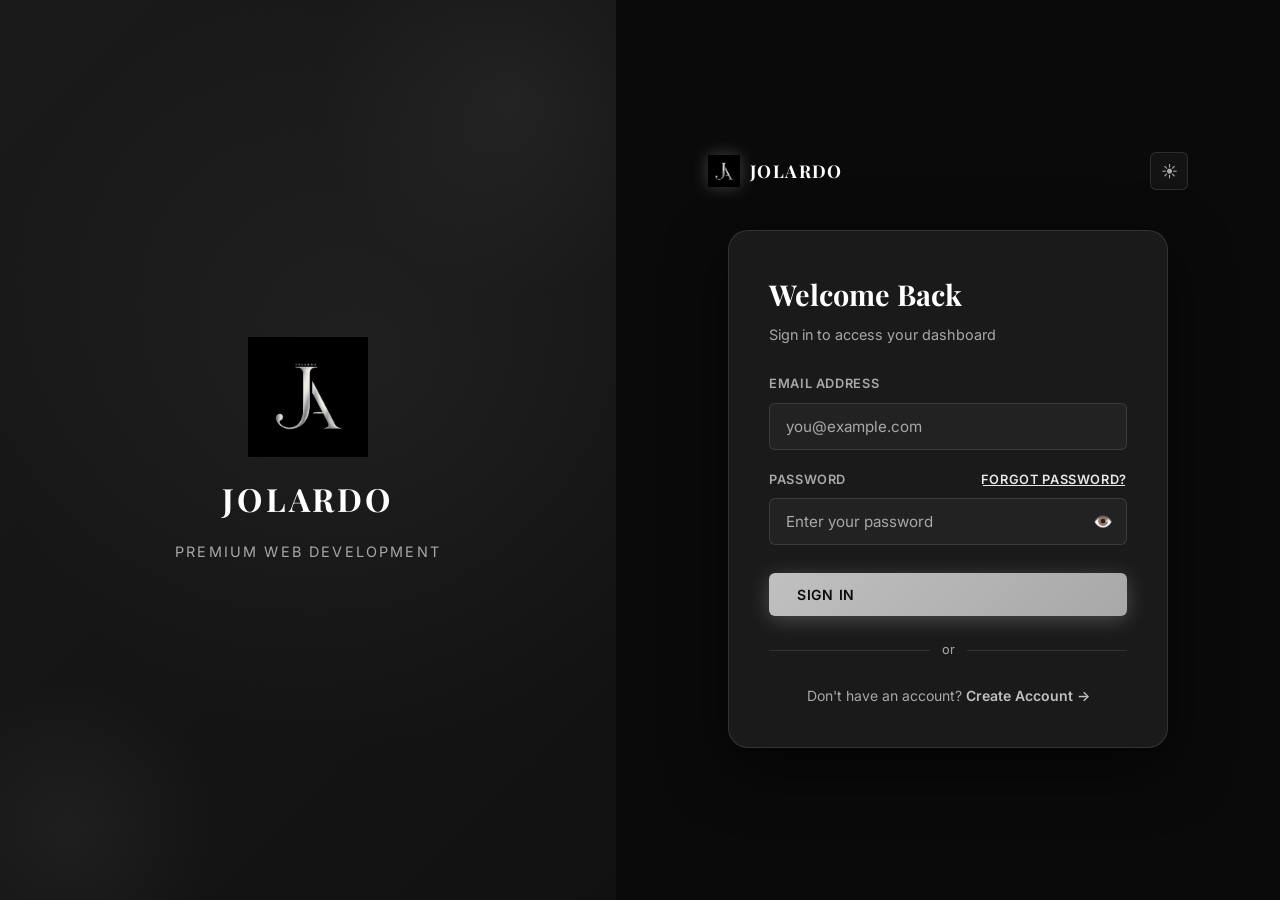
<file: dashboard.html>
<!DOCTYPE html>
<html lang="en" data-theme="dark">
<head>
  <meta charset="UTF-8" />
  <meta name="viewport" content="width=device-width, initial-scale=1.0" />
  <title>Dashboard — Jolardo</title>
  <meta name="robots" content="noindex, nofollow" />
  <link rel="canonical" href="https://jolardo.com/dashboard.html" />
  <meta name="theme-color" content="#000000" />
  <link rel="icon" href="icons/1.png" type="image/png" />
  <link rel="apple-touch-icon" href="icons/1.png" />
  <link rel="stylesheet" href="css/global.css" />
  <link rel="stylesheet" href="css/dashboard.css" />
</head>
<body>
  <div id="page-loader" class="page-loader">
    <img src="icons/1.png" alt="Jolardo" class="loader-logo" />
    <div class="spinner"></div>
  </div>
  <script>
    setTimeout(function() {
      var l = document.getElementById('page-loader');
      if (l) l.classList.add('hidden');
    }, 1000);
  </script>

  <div class="dashboard-layout" id="dashboard-layout">

    <!-- Sidebar overlay (mobile) -->
    <div class="sidebar-overlay" id="sidebar-overlay"></div>

    <!-- ═══ SIDEBAR ═══ -->
    <aside class="sidebar" id="sidebar">
      <div class="sidebar-logo">
        <img src="icons/1.png" alt="Jolardo" />
        <span class="serif">JOLARDO</span>
      </div>

      <nav class="sidebar-nav">
        <span class="sidebar-section-label">My Account</span>
        <button class="sidebar-link active" data-section="overview" id="nav-overview">
          <span class="icon">🏠</span> Overview
        </button>
        <button class="sidebar-link" data-section="brand" id="nav-brand">
          <span class="icon">🎨</span> Brand Info
        </button>
        <button class="sidebar-link" data-section="website" id="nav-website">
          <span class="icon">🌐</span> My Websites
        </button>
        <button class="sidebar-link" data-section="subscription" id="nav-subscription">
          <span class="icon">💳</span> Subscriptions &amp; Billing
        </button>

        <span class="sidebar-section-label" style="margin-top: 8px;">Settings</span>
        <button class="sidebar-link" data-section="account" id="nav-account">
          <span class="icon">⚙️</span> Account Settings
        </button>
      </nav>

      <div class="sidebar-footer">
        <div class="sidebar-user">
          <div class="sidebar-avatar" id="sidebar-avatar">J</div>
          <div class="sidebar-user-info">
            <div class="sidebar-user-name" id="sidebar-name">Loading…</div>
            <div class="sidebar-user-role">Client</div>
          </div>
        </div>
        <button class="sidebar-link" id="logout-btn" style="margin-top:8px; color: #ef5350;">
          <span class="icon">🚪</span> Log Out
        </button>
      </div>
    </aside>

    <!-- ═══ MAIN CONTENT ═══ -->
    <div class="main-content">
      <!-- Topbar -->
      <header class="topbar">
        <div style="display:flex;align-items:center;gap:12px;">
          <button class="sidebar-toggle btn btn-ghost" aria-label="Toggle sidebar" id="sidebar-toggle">☰</button>
          <span class="topbar-title" id="topbar-title">Overview</span>
        </div>
        <div class="topbar-actions">
          <button class="theme-toggle" aria-label="Toggle theme">
            <span id="theme-toggle-icon">☀️</span>
          </button>
          <a href="index.html" class="btn btn-outline btn-sm">← Back to Site</a>
        </div>
      </header>

      <div class="page-content">

        <!-- ── SECTION: Overview ── -->
        <section id="section-overview" class="dash-section">
          <div class="section-greeting">
            <h2 class="serif" id="greeting-title">Welcome back</h2>
            <p id="greeting-sub" style="color:var(--text-muted);font-size:0.9rem;">Here's a summary of your websites and subscriptions.</p>
          </div>

          <div class="overview-grid">
            <div class="card-glass overview-card" id="ov-websites-card">
              <div class="ov-icon">🌐</div>
              <div class="ov-label">My Websites</div>
              <div class="ov-value" id="ov-websites-count"><div class="skeleton" style="width:50px;height:22px;border-radius:4px;"></div></div>
            </div>
            <div class="card-glass overview-card" id="ov-subs-card">
              <div class="ov-icon">💳</div>
              <div class="ov-label">Active Subscriptions</div>
              <div class="ov-value" id="ov-subs-count"><div class="skeleton" style="width:50px;height:22px;border-radius:4px;"></div></div>
            </div>
            <div class="card-glass overview-card" id="ov-pending-card">
              <div class="ov-icon">📱</div>
              <div class="ov-label">Pending Invoices</div>
              <div class="ov-value" id="ov-pending-count"><div class="skeleton" style="width:80px;height:22px;border-radius:12px;"></div></div>
            </div>
            <div class="card-glass overview-card" id="ov-renewal-card">
              <div class="ov-icon">🔄</div>
              <div class="ov-label">Next Renewal</div>
              <div class="ov-value" id="ov-renewal-date"><div class="skeleton" style="width:110px;height:22px;border-radius:4px;"></div></div>
            </div>
          </div>

          <!-- Pending Bills Banner (if any) -->
          <div id="pending-bills-banner" style="display:none;margin-bottom:24px;"></div>

          <!-- Quick access: Client Websites -->
          <div class="card" style="margin-bottom:20px;">
            <div style="display:flex;align-items:center;justify-content:space-between;margin-bottom:16px;">
              <h3 class="serif" style="margin:0;font-size:1.15rem;">Your Websites</h3>
              <button class="btn btn-outline btn-sm" onclick="switchSection('website')">View All Websites →</button>
            </div>
            <div id="ov-websites-list">
              <div class="empty-state"><div class="spinner"></div></div>
            </div>
          </div>
        </section>

        <!-- ── SECTION: Brand Info ── -->
        <section id="section-brand" class="dash-section hidden">
          <div class="section-heading">
            <h2 class="serif">Brand Information</h2>
            <p style="color:var(--text-muted);font-size:0.9rem;">Your brand details as set up with Jolardo.</p>
          </div>
          <div id="brand-content">
            <div class="empty-state"><div class="spinner"></div></div>
          </div>
        </section>

        <!-- ── SECTION: Websites (Multiple) ── -->
        <section id="section-website" class="dash-section hidden">
          <div class="section-heading">
            <h2 class="serif">My Websites</h2>
            <p style="color:var(--text-muted);font-size:0.9rem;">Websites designed and developed for your brands by Jolardo.</p>
          </div>
          <div id="websites-grid" style="display:grid;grid-template-columns:repeat(auto-fill, minmax(320px, 1fr));gap:20px;">
            <div class="skeleton-card skeleton" style="height:200px;"></div>
          </div>
        </section>

        <!-- ── SECTION: Subscriptions & Billing (Multiple) ── -->
        <section id="section-subscription" class="dash-section hidden">
          <div class="section-heading">
            <h2 class="serif">Subscriptions &amp; Billing</h2>
            <p style="color:var(--text-muted);font-size:0.9rem;">Manage all your plans and pay easily via InstaPay.</p>
          </div>

          <!-- Subscriptions List Container -->
          <div id="subscriptions-list" style="display:flex;flex-direction:column;gap:16px;margin-bottom:32px;">
            <div class="skeleton-card skeleton" style="height:140px;"></div>
          </div>

          <div>
            <h3 class="serif" style="font-size:1.15rem;margin-bottom:16px;">Payment History</h3>
            <div class="card">
              <div class="table-wrapper" id="payments-table-wrap">
                <div class="empty-state">
                  <div class="empty-state-icon">🧾</div>
                  <p>Loading payment history…</p>
                </div>
              </div>
            </div>
          </div>
        </section>

        <!-- ── SECTION: Account Settings ── -->
        <section id="section-account" class="dash-section hidden">
          <div class="section-heading">
            <h2 class="serif">Account Settings</h2>
            <p style="color:var(--text-muted);font-size:0.9rem;">Update your profile and change your password.</p>
          </div>

          <div class="settings-grid">
            <!-- Profile -->
            <div class="card">
              <h3 class="serif" style="margin-bottom:20px;">Profile Information</h3>
              <form id="profile-form" novalidate>
                <div class="form-group">
                  <label class="form-label" for="profile-name">Full Name</label>
                  <input type="text" id="profile-name" class="form-control" maxlength="120" />
                </div>
                <div class="form-group">
                  <label class="form-label">Email Address</label>
                  <input type="email" id="profile-email" class="form-control" disabled style="opacity:0.6;" />
                  <span style="font-size:0.75rem;color:var(--text-muted);display:block;margin-top:4px;">Email cannot be changed here. Contact support.</span>
                </div>
                <div id="profile-error" class="auth-error" style="display:none;"></div>
                <button type="submit" class="btn btn-primary" id="profile-submit">
                  <span id="profile-text">Save Changes</span>
                  <span id="profile-spinner" class="spinner" style="display:none;"></span>
                </button>
              </form>
            </div>

            <!-- Password -->
            <div class="card">
              <h3 class="serif" style="margin-bottom:20px;">Change Password</h3>
              <form id="password-form" novalidate>
                <div class="form-group">
                  <label class="form-label" for="pw-new">New Password</label>
                  <div class="input-wrapper">
                    <input type="password" id="pw-new" class="form-control" placeholder="Minimum 8 characters" />
                    <span class="input-toggle" id="toggle-new" role="button">👁️</span>
                  </div>
                </div>
                <div class="form-group">
                  <label class="form-label" for="pw-confirm">Confirm New Password</label>
                  <div class="input-wrapper">
                    <input type="password" id="pw-confirm" class="form-control" placeholder="Repeat new password" />
                    <span class="input-toggle" id="toggle-confirm" role="button">👁️</span>
                  </div>
                </div>
                <div id="pw-error" class="auth-error" style="display:none;"></div>
                <button type="submit" class="btn btn-primary" id="pw-submit">
                  <span id="pw-text">Update Password</span>
                  <span id="pw-spinner" class="spinner" style="display:none;"></span>
                </button>
              </form>
            </div>
          </div>
        </section>

  <!-- ══ InstaPay Payment Modal ══ -->
  <div id="instapay-modal" class="modal-backdrop hidden">
    <div class="modal" style="max-width:540px;">
      <div class="modal-header">
        <div style="display:flex;align-items:center;gap:10px;">
          <span style="font-size:1.5rem;">📱</span>
          <h3 class="modal-title serif" id="ip-modal-title">Pay via InstaPay</h3>
        </div>
        <span class="modal-close" data-modal-close role="button" onclick="closeModal('instapay-modal')">✕</span>
      </div>
      <div class="modal-body" id="instapay-modal-body">
        <!-- Invoice Summary Box -->
        <div style="background:var(--bg-glass);border:1px solid var(--border-color);border-radius:var(--radius-md);padding:18px;margin-bottom:20px;">
          <div style="display:flex;justify-content:space-between;align-items:flex-start;margin-bottom:12px;">
            <div>
              <div style="font-size:0.75rem;text-transform:uppercase;letter-spacing:0.08em;color:var(--text-muted);">Invoice For</div>
              <div style="font-weight:700;font-size:1.05rem;" id="ip-bill-plan">—</div>
              <div style="font-size:0.8rem;color:var(--clr-gold);" id="ip-bill-website"></div>
            </div>
            <div style="text-align:right;">
              <div style="font-size:0.75rem;text-transform:uppercase;letter-spacing:0.08em;color:var(--text-muted);">Amount Due</div>
              <div style="font-size:1.35rem;font-weight:700;color:var(--text-primary);" id="ip-bill-amount">0 EGP</div>
            </div>
          </div>
          <div style="font-size:0.8rem;color:var(--text-muted);border-top:1px dashed var(--border-color);padding-top:8px;display:flex;justify-content:space-between;">
            <span>Reference: <strong style="color:var(--text-primary);" id="ip-bill-ref">INV-0000</strong></span>
            <span id="ip-bill-date"></span>
          </div>
        </div>

        <!-- InstaPay Credentials -->
        <div style="margin-bottom:20px;">
          <label class="form-label" style="font-size:0.8rem;color:var(--text-muted);margin-bottom:8px;display:block;">InstaPay Transfer Details</label>
          <div style="display:flex;flex-direction:column;gap:10px;">
            <!-- IPA / Username -->
            <div style="display:flex;align-items:center;justify-content:space-between;background:var(--bg-card);border:1px solid var(--border-color);border-radius:var(--radius-sm);padding:10px 14px;">
              <div>
                <div style="font-size:0.7rem;color:var(--text-muted);text-transform:uppercase;">InstaPay Username / IPA</div>
                <div style="font-weight:600;font-size:0.95rem;color:var(--clr-gold);" id="ip-account-username">jolardo@instapay</div>
              </div>
              <button class="btn btn-outline btn-sm" id="ip-copy-username-btn" type="button">📋 Copy IPA</button>
            </div>
            <!-- Phone Number (if available) -->
            <div id="ip-phone-row" style="display:flex;align-items:center;justify-content:space-between;background:var(--bg-card);border:1px solid var(--border-color);border-radius:var(--radius-sm);padding:10px 14px;">
              <div>
                <div style="font-size:0.7rem;color:var(--text-muted);text-transform:uppercase;">Mobile Number</div>
                <div style="font-weight:600;font-size:0.95rem;" id="ip-account-phone">—</div>
              </div>
              <button class="btn btn-outline btn-sm" id="ip-copy-phone-btn" type="button">📋 Copy Phone</button>
            </div>
          </div>
        </div>

        <!-- Direct Link Button -->
        <div id="ip-link-wrapper" style="margin-bottom:20px;">
          <a href="#" target="_blank" rel="noopener" class="btn btn-primary" id="ip-direct-link" style="width:100%;justify-content:center;display:flex;align-items:center;gap:8px;">
            <span>📱</span> Open in InstaPay
          </a>
        </div>

        <!-- Instructions -->
        <div style="background:rgba(212,175,55,0.06);border:1px solid rgba(212,175,55,0.25);border-radius:var(--radius-sm);padding:14px;margin-bottom:20px;font-size:0.825rem;line-height:1.6;">
          <strong style="color:var(--clr-gold);display:block;margin-bottom:4px;">How to Complete Payment:</strong>
          <ol style="margin:0;padding-left:18px;color:var(--text-secondary);">
            <li>Open the <strong>InstaPay App</strong> on your mobile.</li>
            <li>Send the exact amount to the IPA or mobile number above.</li>
            <li>In the <strong>Transfer Notes / Reason</strong>, type: <strong style="color:var(--text-primary);" id="ip-inst-ref">INV-REF</strong></li>
            <li>After transferring, enter your transaction reference below and confirm.</li>
          </ol>
        </div>

        <!-- Optional Confirmation Input -->
        <div class="form-group" style="margin-bottom:0;">
          <label class="form-label" for="ip-client-tx-ref">Your Transfer Reference / Transaction ID (Optional)</label>
          <input type="text" id="ip-client-tx-ref" class="form-control" placeholder="e.g. Bank transaction number or mobile number you sent from" />
        </div>
      </div>
      <div class="modal-footer">
        <button type="button" class="btn btn-outline" data-modal-close onclick="closeModal('instapay-modal')">Close</button>
        <button class="btn btn-primary" id="ip-confirm-paid-btn">
          <span id="ip-confirm-text">✓ I Have Sent via InstaPay</span>
          <span id="ip-confirm-spinner" class="spinner" style="display:none;"></span>
        </button>
      </div>
    </div>
  </div>

  <script src="js/env.js"></script>
  <script src="js/supabase-cdn.js"></script>
  <script src="js/supabase.js"></script>
  <script src="js/ui.js"></script>
  <script src="js/dashboard.js"></script>
</body>
</html>
</file>
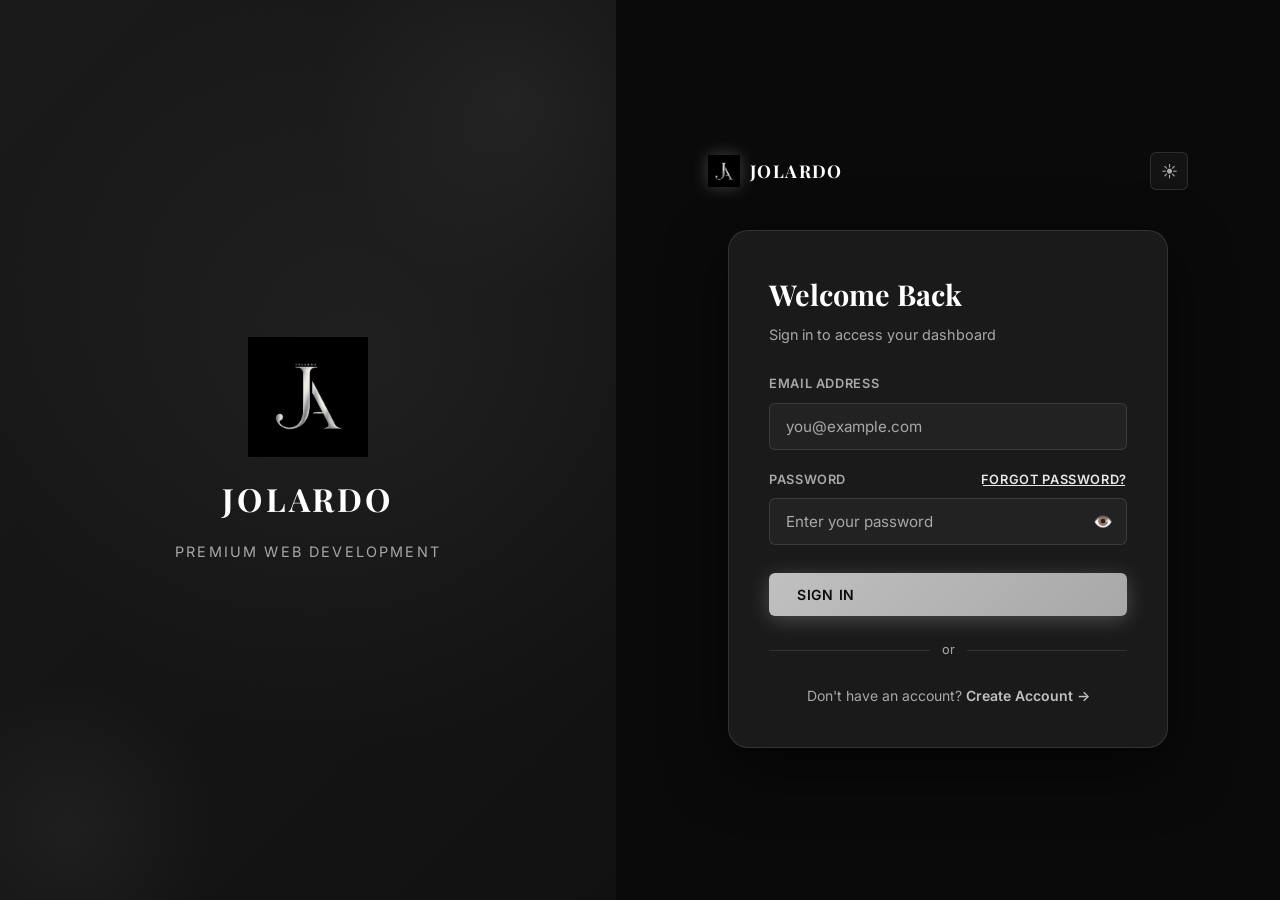
<file: login.html>
<!DOCTYPE html>
<html lang="en" data-theme="dark">
<head>
  <meta charset="UTF-8" />
  <meta name="viewport" content="width=device-width, initial-scale=1.0" />
  <title>Login — Jolardo</title>
  <meta name="description" content="Log in to your Jolardo client account to access your dashboard." />
  <meta name="robots" content="noindex, nofollow" />
  <link rel="canonical" href="https://jolardo.com/login.html" />
  <meta name="theme-color" content="#000000" />
  <link rel="icon" href="icons/1.png" type="image/png" />
  <link rel="apple-touch-icon" href="icons/1.png" />
  <link rel="stylesheet" href="css/global.css" />
  <link rel="stylesheet" href="css/login.css" />
</head>
<body>
  <div id="page-loader" class="page-loader">
    <img src="icons/1.png" alt="Jolardo" class="loader-logo" />
    <div class="spinner"></div>
  </div>
  <script>
    setTimeout(function() {
      var l = document.getElementById('page-loader');
      if (l) l.classList.add('hidden');
    }, 1000);
  </script>

  <div class="auth-page">
    <!-- Decorative side -->
    <div class="auth-deco">
      <div class="auth-logo float">
        <img src="icons/1.png" alt="Jolardo Logo" />
        <h1>JOLARDO</h1>
        <p>Premium Web Development</p>
      </div>
      <div class="deco-orbs">
        <div class="orb orb-1"></div>
        <div class="orb orb-2"></div>
      </div>
    </div>

    <!-- Form side -->
    <div class="auth-panel">
      <!-- Top nav strip -->
      <div class="auth-topbar">
        <a href="index.html" class="navbar-logo" style="font-size:1.1rem;">
          <img src="icons/1.png" alt="Jolardo" style="width:32px;height:32px;" />
          <span class="serif">JOLARDO</span>
        </a>
        <button class="theme-toggle" aria-label="Toggle theme">
          <span id="theme-toggle-icon">☀️</span>
        </button>
      </div>

      <div class="auth-card slide-up">
        <div class="auth-card-header">
          <h2 class="serif">Welcome Back</h2>
          <p>Sign in to access your dashboard</p>
        </div>

        <!-- Login Form -->
        <form id="login-form" novalidate onsubmit="return false;">
          <div class="form-group">
            <label class="form-label" for="login-email">Email Address</label>
            <input
              type="email" id="login-email" name="email"
              class="form-control" placeholder="you@example.com"
              autocomplete="email" required
            />
            <span class="form-error" id="err-email"></span>
          </div>

          <div class="form-group">
            <div style="display:flex;justify-content:space-between;align-items:center;margin-bottom:8px;">
              <label class="form-label" for="login-password" style="margin-bottom:0;">Password</label>
              <button type="button" class="btn btn-ghost" id="forgot-btn" style="font-size:0.8rem;padding:0;text-decoration:underline;">
                Forgot password?
              </button>
            </div>
            <div class="input-wrapper">
              <input
                type="password" id="login-password" name="password"
                class="form-control" placeholder="Enter your password"
                autocomplete="current-password" required
              />
              <span class="input-toggle" id="toggle-pw" role="button" aria-label="Show/hide password">👁️</span>
            </div>
            <span class="form-error" id="err-password"></span>
          </div>

          <div id="form-error" class="auth-error" style="display:none;"></div>

          <button type="submit" class="btn btn-primary" id="login-submit" style="width:100%;margin-top:8px;">
            <span id="submit-text">Sign In</span>
            <span id="submit-spinner" class="spinner" style="display:none;"></span>
          </button>
        </form>

        <div class="auth-divider"><span>or</span></div>

        <p class="auth-switch">
          Don't have an account?
          <a href="create-account.html" class="auth-link">Create Account →</a>
        </p>
      </div>
    </div>
  </div>

  <!-- Forgot Password Modal -->
  <div id="forgot-modal" class="modal-backdrop hidden">
    <div class="modal">
      <div class="modal-header">
        <h3 class="modal-title serif">Reset Password</h3>
        <span class="modal-close" data-modal-close role="button">✕</span>
      </div>
      <div class="modal-body">
        <p style="color:var(--text-muted);font-size:0.9rem;margin-bottom:20px;">
          Enter your email address and we'll send you a link to reset your password.
        </p>
        <div class="form-group">
          <label class="form-label" for="reset-email">Email Address</label>
          <input
            type="email" id="reset-email"
            class="form-control" placeholder="you@example.com"
          />
          <span class="form-error" id="err-reset-email"></span>
        </div>
        <div id="reset-success" style="display:none; padding:12px; background:rgba(76,175,120,0.1); border:1px solid rgba(76,175,120,0.3); border-radius:var(--radius-sm); font-size:0.9rem; color:#4caf78; margin-top:12px;">
          ✅ Reset link sent! Check your inbox.
        </div>
      </div>
      <div class="modal-footer">
        <button class="btn btn-outline" data-modal-close>Cancel</button>
        <button class="btn btn-primary" id="reset-submit">
          <span id="reset-text">Send Reset Link</span>
          <span id="reset-spinner" class="spinner" style="display:none;"></span>
        </button>
      </div>
    </div>
  </div>

  <script src="js/env.js"></script>
  <script src="js/supabase-cdn.js"></script>
  <script src="js/supabase.js"></script>
  <script src="js/ui.js"></script>
  <script src="js/login.js"></script>
</body>
</html>
</file>
<file: css/global.css>
/* =====================================================
   Jolardo — Global Design System
   Colors: Black · Silver · White  |  Dark + Light modes
   ===================================================== */

@import url('https://fonts.googleapis.com/css2?family=Playfair+Display:ital,wght@0,400;0,600;0,700;1,400&family=Inter:wght@300;400;500;600;700&display=swap');

/* ─── CSS Custom Properties ─── */
:root {
  /* Brand palette */
  --clr-black:       #0A0A0A;
  --clr-black-2:     #111111;
  --clr-black-3:     #1A1A1A;
  --clr-silver:      #C0C0C0;
  --clr-silver-2:    #E8E8E8;
  --clr-silver-3:    #A8A8A8;
  --clr-white:       #FFFFFF;
  --clr-accent:      #D4D4D4;

  /* Semantic tokens — DARK MODE (default) */
  --bg-primary:      var(--clr-black);
  --bg-secondary:    var(--clr-black-2);
  --bg-card:         var(--clr-black-3);
  --bg-glass:        rgba(255,255,255,0.04);
  --bg-glass-hover:  rgba(255,255,255,0.08);
  --bg-overlay:      rgba(0,0,0,0.7);

  --text-primary:    var(--clr-white);
  --text-secondary:  var(--clr-silver-2);
  --text-muted:      var(--clr-silver-3);
  --text-on-accent:  var(--clr-black);

  --border-color:    rgba(192,192,192,0.15);
  --border-hover:    rgba(192,192,192,0.35);

  --shadow-sm:       0 2px 8px rgba(0,0,0,0.4);
  --shadow-md:       0 8px 24px rgba(0,0,0,0.5);
  --shadow-lg:       0 20px 60px rgba(0,0,0,0.6);
  --shadow-glow:     0 0 30px rgba(192,192,192,0.12);

  --nav-bg:          rgba(10,10,10,0.9);

  --radius-sm:       6px;
  --radius-md:       12px;
  --radius-lg:       20px;
  --radius-full:     9999px;

  --transition:      0.3s cubic-bezier(0.4,0,0.2,1);
  --transition-slow: 0.6s cubic-bezier(0.4,0,0.2,1);

  --font-serif: 'Playfair Display', Georgia, serif;
  --font-sans:  'Inter', system-ui, sans-serif;

  --max-w: 1200px;
  --section-py: 100px;
}

/* ─── LIGHT MODE ─── */
[data-theme="light"] {
  --bg-primary:      #F8F8F8;
  --bg-secondary:    #EFEFEF;
  --bg-card:         #FFFFFF;
  --bg-glass:        rgba(0,0,0,0.03);
  --bg-glass-hover:  rgba(0,0,0,0.06);
  --bg-overlay:      rgba(255,255,255,0.8);

  --text-primary:    #0A0A0A;
  --text-secondary:  #2A2A2A;
  --text-muted:      #6A6A6A;
  --text-on-accent:  #FFFFFF;

  --border-color:    rgba(0,0,0,0.1);
  --border-hover:    rgba(0,0,0,0.25);

  --shadow-sm:       0 2px 8px rgba(0,0,0,0.08);
  --shadow-md:       0 8px 24px rgba(0,0,0,0.12);
  --shadow-lg:       0 20px 60px rgba(0,0,0,0.15);
  --shadow-glow:     0 0 30px rgba(0,0,0,0.06);

  --nav-bg:          rgba(248,248,248,0.92);
}

/* ─── Reset & Base ─── */
*, *::before, *::after { box-sizing: border-box; margin: 0; padding: 0; }

html { scroll-behavior: smooth; font-size: 16px; }

body {
  font-family: var(--font-sans);
  background: var(--bg-primary);
  color: var(--text-primary);
  line-height: 1.6;
  transition: background var(--transition), color var(--transition);
  overflow-x: hidden;
}

img { max-width: 100%; display: block; }
a  { color: inherit; text-decoration: none; }
ul { list-style: none; }
button { cursor: pointer; border: none; background: none; font-family: inherit; }
input, textarea, select { font-family: inherit; }

/* ─── Scrollbar ─── */
::-webkit-scrollbar { width: 6px; }
::-webkit-scrollbar-track { background: var(--bg-secondary); }
::-webkit-scrollbar-thumb { background: var(--clr-silver-3); border-radius: 3px; }
::-webkit-scrollbar-thumb:hover { background: var(--clr-silver); }

/* ─── Utility Classes ─── */
.container { width: 100%; max-width: var(--max-w); margin: 0 auto; padding: 0 24px; }

.section { padding: var(--section-py) 0; }

.serif { font-family: var(--font-serif); }

.gradient-text {
  background: linear-gradient(135deg, var(--clr-white) 0%, var(--clr-silver) 50%, var(--clr-silver-3) 100%);
  -webkit-background-clip: text;
  -webkit-text-fill-color: transparent;
  background-clip: text;
}

[data-theme="light"] .gradient-text {
  background: linear-gradient(135deg, #0A0A0A 0%, #3A3A3A 50%, #6A6A6A 100%);
  -webkit-background-clip: text;
  background-clip: text;
}

.divider {
  width: 60px; height: 2px;
  background: linear-gradient(90deg, var(--clr-silver), transparent);
  margin: 16px auto;
}

/* ─── Buttons ─── */
.btn {
  display: inline-flex; align-items: center; gap: 8px;
  padding: 13px 28px;
  border-radius: var(--radius-sm);
  font-size: 0.875rem; font-weight: 600; letter-spacing: 0.05em;
  text-transform: uppercase;
  transition: all var(--transition);
  position: relative; overflow: hidden;
}

.btn::before {
  content: '';
  position: absolute; inset: 0;
  background: rgba(255,255,255,0.1);
  transform: translateX(-100%);
  transition: transform var(--transition);
}

.btn:hover::before { transform: translateX(0); }

.btn-primary {
  background: linear-gradient(135deg, var(--clr-silver) 0%, var(--clr-silver-3) 100%);
  color: var(--clr-black);
  box-shadow: 0 4px 20px rgba(192,192,192,0.3);
}

.btn-primary:hover {
  transform: translateY(-2px);
  box-shadow: 0 8px 30px rgba(192,192,192,0.4);
}

.btn-outline {
  border: 1px solid var(--border-color);
  color: var(--text-secondary);
  background: transparent;
}

.btn-outline:hover {
  border-color: var(--clr-silver);
  color: var(--text-primary);
  background: var(--bg-glass);
  transform: translateY(-2px);
}

.btn-ghost {
  color: var(--text-secondary);
  padding: 8px 12px;
}

.btn-ghost:hover { color: var(--text-primary); }

.btn-sm { padding: 9px 20px; font-size: 0.8rem; }
.btn-lg { padding: 16px 36px; font-size: 1rem; }

.btn[disabled], .btn.loading {
  opacity: 0.6; pointer-events: none;
}

/* ─── Navigation ─── */
.navbar {
  position: fixed; top: 0; left: 0; right: 0; z-index: 1000;
  background: var(--nav-bg);
  backdrop-filter: blur(20px);
  -webkit-backdrop-filter: blur(20px);
  border-bottom: 1px solid var(--border-color);
  transition: all var(--transition);
}

.navbar.scrolled { box-shadow: var(--shadow-md); }

.navbar-inner {
  display: flex; align-items: center; justify-content: space-between;
  height: 72px; max-width: var(--max-w); margin: 0 auto; padding: 0 24px;
}

.navbar-logo {
  display: flex; align-items: center; gap: 10px;
  font-family: var(--font-serif);
  font-size: 1.4rem; font-weight: 700;
  color: var(--text-primary);
  letter-spacing: 0.08em;
}

.navbar-logo img {
  width: 44px; height: 44px; object-fit: contain;
  filter: drop-shadow(0 0 8px rgba(192,192,192,0.3));
}

.navbar-nav {
  display: flex; align-items: center; gap: 8px;
}

.nav-link {
  padding: 8px 16px;
  color: var(--text-muted);
  font-size: 0.875rem; font-weight: 500; letter-spacing: 0.03em;
  border-radius: var(--radius-sm);
  transition: all var(--transition);
}

.nav-link:hover, .nav-link.active {
  color: var(--text-primary);
  background: var(--bg-glass);
}

.navbar-actions { display: flex; align-items: center; gap: 10px; }

/* Navbar CTA — Create Account button on the right */
.navbar-cta {
  display: flex;
  align-items: center;
  gap: 6px;
  font-size: 0.82rem;
  font-weight: 600;
  letter-spacing: 0.04em;
  padding: 8px 16px;
  white-space: nowrap;
}

.navbar-cta svg { flex-shrink: 0; }

.theme-toggle {
  width: 38px; height: 38px;
  display: flex; align-items: center; justify-content: center;
  border-radius: var(--radius-sm);
  color: var(--text-muted);
  background: var(--bg-glass);
  border: 1px solid var(--border-color);
  transition: all var(--transition);
  font-size: 1rem;
}

.theme-toggle:hover {
  color: var(--text-primary);
  border-color: var(--border-hover);
  background: var(--bg-glass-hover);
}

/* ── Hamburger ── */
.hamburger {
  display: none;
  width: 38px; height: 38px;
  flex-direction: column; align-items: center; justify-content: center; gap: 5px;
  border-radius: var(--radius-sm);
  background: var(--bg-glass);
  border: 1px solid var(--border-color);
}

.hamburger span {
  width: 20px; height: 2px;
  background: var(--text-primary);
  border-radius: 1px;
  transition: all var(--transition);
}

.hamburger.open span:nth-child(1) { transform: translateY(7px) rotate(45deg); }
.hamburger.open span:nth-child(2) { opacity: 0; }
.hamburger.open span:nth-child(3) { transform: translateY(-7px) rotate(-45deg); }

/* ── Mobile Menu — Slide-in from right ── */
.mobile-menu {
  position: fixed;
  top: 0; right: 0; bottom: 0;
  width: min(320px, 90vw);
  background: var(--bg-secondary);
  border-left: 1px solid var(--border-color);
  z-index: 1100;
  display: flex;
  flex-direction: column;
  overflow-y: auto;
  transform: translateX(100%);
  transition: transform 0.35s cubic-bezier(0.4, 0, 0.2, 1);
  box-shadow: var(--shadow-lg);
}

.mobile-menu.open { transform: translateX(0); }

.mobile-menu-overlay {
  position: fixed;
  inset: 0;
  background: rgba(0, 0, 0, 0.65);
  backdrop-filter: blur(3px);
  z-index: 1099;
  opacity: 0;
  pointer-events: none;
  transition: opacity 0.3s ease;
}

.mobile-menu-overlay.open {
  opacity: 1;
  pointer-events: all;
}

/* Mobile menu header */
.mobile-menu-header {
  display: flex;
  align-items: center;
  justify-content: space-between;
  padding: 20px 20px 16px;
  border-bottom: 1px solid var(--border-color);
  flex-shrink: 0;
}

.mobile-menu-close {
  width: 36px; height: 36px;
  display: flex; align-items: center; justify-content: center;
  border-radius: var(--radius-sm);
  color: var(--text-muted);
  background: var(--bg-glass);
  border: 1px solid var(--border-color);
  transition: all var(--transition);
  cursor: pointer;
}

.mobile-menu-close:hover {
  color: var(--text-primary);
  background: var(--bg-glass-hover);
  border-color: var(--border-hover);
}

/* Mobile menu links */
.mobile-menu-links {
  display: flex;
  flex-direction: column;
  gap: 6px;
  padding: 20px 16px;
  flex: 1;
}

.mobile-nav-link {
  display: flex;
  align-items: center;
  gap: 12px;
  padding: 14px 16px;
  border-radius: var(--radius-md);
  color: var(--text-muted);
  font-size: 0.95rem;
  font-weight: 500;
  border: 1px solid transparent;
  transition: all var(--transition);
  letter-spacing: 0.02em;
}

.mobile-nav-link svg { flex-shrink: 0; }

.mobile-nav-link:hover,
.mobile-nav-link.active {
  color: var(--text-primary);
  background: var(--bg-glass-hover);
  border-color: var(--border-color);
}

/* Create Account CTA in mobile menu */
.mobile-nav-link.mobile-cta {
  margin-top: 8px;
  background: var(--text-primary);
  color: var(--bg-primary);
  border-color: var(--text-primary);
  font-weight: 600;
  justify-content: center;
}

.mobile-nav-link.mobile-cta svg { stroke: var(--bg-primary); }

.mobile-nav-link.mobile-cta:hover {
  background: var(--clr-silver);
  color: var(--clr-black);
  border-color: var(--clr-silver);
  transform: translateY(-1px);
  box-shadow: var(--shadow-sm);
}

/* ─── Cards ─── */
.card {
  background: var(--bg-card);
  border: 1px solid var(--border-color);
  border-radius: var(--radius-lg);
  padding: 28px;
  transition: all var(--transition);
}

.card:hover {
  border-color: var(--border-hover);
  box-shadow: var(--shadow-md);
  transform: translateY(-4px);
}

.card-glass {
  background: var(--bg-glass);
  border: 1px solid var(--border-color);
  border-radius: var(--radius-lg);
  padding: 28px;
  backdrop-filter: blur(12px);
  transition: all var(--transition);
}

.card-glass:hover {
  background: var(--bg-glass-hover);
  border-color: var(--border-hover);
}

/* ─── Section Headings ─── */
.section-tag {
  display: inline-block;
  font-size: 0.75rem; font-weight: 600; letter-spacing: 0.15em;
  text-transform: uppercase;
  color: var(--clr-silver-3);
  margin-bottom: 12px;
}

.section-title {
  font-family: var(--font-serif);
  font-size: clamp(2rem, 4vw, 3rem);
  font-weight: 700;
  line-height: 1.2;
  margin-bottom: 16px;
}

.section-subtitle {
  font-size: 1.05rem;
  color: var(--text-secondary);
  max-width: 540px;
  line-height: 1.7;
}

.section-header { text-align: center; margin-bottom: 60px; }
.section-header .section-subtitle { margin: 0 auto; }

/* ─── Forms ─── */
.form-group { margin-bottom: 20px; }

.form-label {
  display: block;
  font-size: 0.8rem; font-weight: 600; letter-spacing: 0.05em;
  text-transform: uppercase;
  color: var(--text-muted);
  margin-bottom: 8px;
}

.form-control {
  width: 100%; padding: 13px 16px;
  background: var(--bg-glass);
  border: 1px solid var(--border-color);
  border-radius: var(--radius-sm);
  color: var(--text-primary);
  font-size: 0.95rem;
  transition: all var(--transition);
  outline: none;
}

.form-control:focus {
  border-color: var(--clr-silver);
  background: var(--bg-glass-hover);
  box-shadow: 0 0 0 3px rgba(192,192,192,0.1);
}

.form-control::placeholder { color: var(--text-muted); }

.form-control.error { border-color: #e55; }
.form-error { font-size: 0.8rem; color: #e55; margin-top: 4px; }

.input-wrapper { position: relative; }
.input-wrapper .form-control { padding-right: 48px; }
.input-toggle {
  position: absolute; right: 14px; top: 50%; transform: translateY(-50%);
  color: var(--text-muted); font-size: 1rem; cursor: pointer;
}
.input-toggle:hover { color: var(--text-primary); }

textarea.form-control { resize: vertical; min-height: 120px; }

/* ─── Notifications ─── */
.toast-container {
  position: fixed; bottom: 24px; right: 24px;
  display: flex; flex-direction: column; gap: 10px;
  z-index: 9999;
}

.toast {
  display: flex; align-items: flex-start; gap: 12px;
  padding: 16px 20px;
  background: var(--bg-card);
  border: 1px solid var(--border-color);
  border-radius: var(--radius-md);
  box-shadow: var(--shadow-lg);
  min-width: 300px; max-width: 420px;
  animation: slideInRight 0.3s ease;
  font-size: 0.9rem;
}

.toast.success { border-left: 3px solid #4caf78; }
.toast.error   { border-left: 3px solid #e55; }
.toast.info    { border-left: 3px solid var(--clr-silver); }

.toast-icon { font-size: 1.1rem; flex-shrink: 0; margin-top: 1px; }
.toast-body { flex: 1; }
.toast-title { font-weight: 600; margin-bottom: 2px; }
.toast-msg   { color: var(--text-muted); font-size: 0.85rem; }
.toast-close { color: var(--text-muted); cursor: pointer; flex-shrink: 0; }

/* ─── Loading / Spinner ─── */
.spinner {
  width: 20px; height: 20px;
  border: 2px solid rgba(192,192,192,0.2);
  border-top-color: var(--clr-silver);
  border-radius: 50%;
  animation: spin 0.7s linear infinite;
  display: inline-block;
}

.page-loader {
  position: fixed; inset: 0;
  background: var(--bg-primary);
  display: flex; flex-direction: column; align-items: center; justify-content: center;
  gap: 20px;
  z-index: 10000;
  transition: opacity 0.4s ease;
}

.page-loader.hidden {
  opacity: 0;
  pointer-events: none;
  visibility: hidden;
}

.loader-logo {
  width: 80px; height: 80px;
  animation: pulse 1.5s ease-in-out infinite;
}

/* ─── Badge ─── */
.badge {
  display: inline-flex; align-items: center;
  padding: 4px 12px;
  border-radius: var(--radius-full);
  font-size: 0.75rem; font-weight: 600; letter-spacing: 0.05em;
  text-transform: uppercase;
}

.badge-success  { background: rgba(76,175,120,0.15); color: #4caf78; border: 1px solid rgba(76,175,120,0.3); }
.badge-warning  { background: rgba(255,167,38,0.15); color: #ffa726; border: 1px solid rgba(255,167,38,0.3); }
.badge-danger   { background: rgba(239,83,80,0.15);  color: #ef5350; border: 1px solid rgba(239,83,80,0.3); }
.badge-info     { background: rgba(192,192,192,0.12); color: var(--clr-silver); border: 1px solid rgba(192,192,192,0.25); }
.badge-muted    { background: var(--bg-glass); color: var(--text-muted); border: 1px solid var(--border-color); }

/* ─── Empty State ─── */
.empty-state {
  display: flex; flex-direction: column; align-items: center; justify-content: center;
  text-align: center; padding: 60px 24px; gap: 16px;
}

.empty-state-icon { font-size: 3rem; opacity: 0.3; }
.empty-state h3   { font-size: 1.2rem; font-weight: 600; }
.empty-state p    { color: var(--text-muted); font-size: 0.9rem; max-width: 320px; line-height: 1.7; }

/* ─── Modal ─── */
.modal-backdrop {
  position: fixed; inset: 0;
  background: var(--bg-overlay);
  backdrop-filter: blur(6px);
  z-index: 2000;
  display: flex; align-items: center; justify-content: center;
  padding: 24px;
  animation: fadeIn 0.2s ease;
}

.modal-backdrop.hidden { display: none; }

.modal {
  background: var(--bg-card);
  border: 1px solid var(--border-color);
  border-radius: var(--radius-lg);
  box-shadow: var(--shadow-lg);
  width: 100%; max-width: 540px;
  animation: slideUp 0.3s ease;
  overflow: hidden;
}

.modal-header {
  display: flex; align-items: center; justify-content: space-between;
  padding: 24px 28px 0;
}

.modal-title { font-family: var(--font-serif); font-size: 1.4rem; }
.modal-close { color: var(--text-muted); cursor: pointer; font-size: 1.2rem; }
.modal-close:hover { color: var(--text-primary); }

.modal-body { padding: 24px 28px; }
.modal-footer { padding: 0 28px 24px; display: flex; gap: 10px; justify-content: flex-end; }

/* ─── Table ─── */
.table-wrapper { overflow-x: auto; }

table {
  width: 100%;
  border-collapse: collapse;
  font-size: 0.9rem;
}

th {
  text-align: left;
  padding: 12px 16px;
  font-size: 0.75rem; font-weight: 600; letter-spacing: 0.1em; text-transform: uppercase;
  color: var(--text-muted);
  border-bottom: 1px solid var(--border-color);
}

td {
  padding: 14px 16px;
  border-bottom: 1px solid var(--border-color);
  color: var(--text-secondary);
  vertical-align: middle;
}

tr:hover td { background: var(--bg-glass); }
tr:last-child td { border-bottom: none; }

/* ─── Footer ─── */
.footer {
  background: var(--bg-secondary);
  border-top: 1px solid var(--border-color);
  padding: 60px 0 30px;
}

.footer-grid {
  display: grid;
  grid-template-columns: 2fr 1fr 1fr;
  gap: 48px;
  margin-bottom: 48px;
}

.footer-brand { display: flex; flex-direction: column; gap: 16px; }
.footer-brand .logo { display: flex; align-items: center; gap: 10px; font-family: var(--font-serif); font-size: 1.3rem; }
.footer-brand .logo img { width: 38px; height: 38px; object-fit: contain; }
.footer-desc { color: var(--text-muted); font-size: 0.9rem; line-height: 1.7; max-width: 280px; }

.footer-heading {
  font-size: 0.75rem; font-weight: 700; letter-spacing: 0.15em;
  text-transform: uppercase; color: var(--clr-silver);
  margin-bottom: 16px;
}

.footer-links { display: flex; flex-direction: column; gap: 10px; }
.footer-links a {
  color: var(--text-muted); font-size: 0.875rem;
  transition: color var(--transition);
}
.footer-links a:hover { color: var(--text-primary); }

.footer-bottom {
  display: flex; align-items: center; justify-content: space-between;
  padding-top: 24px;
  border-top: 1px solid var(--border-color);
  color: var(--text-muted); font-size: 0.8rem;
}

/* ─── Dashboard Layout ─── */
.dashboard-layout {
  display: flex; min-height: 100vh;
}

.sidebar {
  width: 260px; flex-shrink: 0;
  background: var(--bg-secondary);
  border-right: 1px solid var(--border-color);
  display: flex; flex-direction: column;
  position: fixed; top: 0; left: 0; bottom: 0;
  z-index: 100;
  transition: transform var(--transition);
}

.sidebar-logo {
  display: flex; align-items: center; gap: 10px;
  padding: 24px 20px;
  border-bottom: 1px solid var(--border-color);
  font-family: var(--font-serif); font-size: 1.2rem;
}

.sidebar-logo img { width: 36px; height: 36px; object-fit: contain; }

.sidebar-nav { flex: 1; padding: 16px 12px; overflow-y: auto; }

.sidebar-section-label {
  font-size: 0.7rem; font-weight: 700; letter-spacing: 0.15em;
  text-transform: uppercase; color: var(--text-muted);
  padding: 16px 8px 8px;
}

.sidebar-link {
  display: flex; align-items: center; gap: 10px;
  padding: 10px 12px;
  border-radius: var(--radius-sm);
  color: var(--text-muted);
  font-size: 0.875rem; font-weight: 500;
  transition: all var(--transition);
  cursor: pointer;
  width: 100%;
  text-align: left;
}

.sidebar-link:hover, .sidebar-link.active {
  background: var(--bg-glass-hover);
  color: var(--text-primary);
}

.sidebar-link .icon { width: 18px; text-align: center; flex-shrink: 0; }

.sidebar-footer {
  padding: 16px 12px;
  border-top: 1px solid var(--border-color);
}

.sidebar-user {
  display: flex; align-items: center; gap: 10px;
  padding: 10px;
  border-radius: var(--radius-sm);
  background: var(--bg-glass);
}

.sidebar-avatar {
  width: 36px; height: 36px;
  border-radius: 50%;
  background: linear-gradient(135deg, var(--clr-black-3), var(--clr-silver-3));
  display: flex; align-items: center; justify-content: center;
  font-weight: 700; font-size: 0.9rem; color: var(--clr-silver);
  flex-shrink: 0;
}

.sidebar-user-info { flex: 1; overflow: hidden; }
.sidebar-user-name { font-size: 0.875rem; font-weight: 600; white-space: nowrap; overflow: hidden; text-overflow: ellipsis; }
.sidebar-user-role { font-size: 0.7rem; color: var(--text-muted); text-transform: uppercase; letter-spacing: 0.05em; }

.main-content {
  margin-left: 260px;
  flex: 1;
  display: flex; flex-direction: column;
  min-height: 100vh;
}

.topbar {
  height: 64px;
  background: var(--bg-primary);
  border-bottom: 1px solid var(--border-color);
  display: flex; align-items: center; justify-content: space-between;
  padding: 0 28px;
  position: sticky; top: 0; z-index: 50;
}

.topbar-title { font-size: 1.1rem; font-weight: 600; }

.topbar-actions { display: flex; align-items: center; gap: 10px; }

.page-content { flex: 1; padding: 32px 28px; }

/* ─── Stats Grid ─── */
.stats-grid {
  display: grid;
  grid-template-columns: repeat(auto-fit, minmax(200px, 1fr));
  gap: 20px;
  margin-bottom: 32px;
}

.stat-card {
  background: var(--bg-card);
  border: 1px solid var(--border-color);
  border-radius: var(--radius-md);
  padding: 22px;
  transition: all var(--transition);
}

.stat-card:hover { border-color: var(--border-hover); box-shadow: var(--shadow-sm); }

.stat-label { font-size: 0.75rem; font-weight: 600; letter-spacing: 0.1em; text-transform: uppercase; color: var(--text-muted); margin-bottom: 8px; }
.stat-value { font-size: 2rem; font-weight: 700; font-family: var(--font-serif); }
.stat-sub   { font-size: 0.8rem; color: var(--text-muted); margin-top: 4px; }

/* ─── Auth Pages ─── */
.auth-page {
  min-height: 100vh;
  display: flex;
}

.auth-panel {
  flex: 1; display: flex; flex-direction: column; align-items: center; justify-content: center;
  padding: 48px 24px;
}

.auth-card {
  width: 100%; max-width: 440px;
  background: var(--bg-card);
  border: 1px solid var(--border-color);
  border-radius: var(--radius-lg);
  padding: 40px;
  box-shadow: var(--shadow-lg);
}

.auth-deco {
  flex: 1; display: none;
  background: linear-gradient(135deg, var(--clr-black-3) 0%, var(--clr-black-2) 100%);
  align-items: center; justify-content: center;
  position: relative; overflow: hidden;
}

.auth-deco::before {
  content: '';
  position: absolute; inset: 0;
  background: radial-gradient(circle at 60% 40%, rgba(192,192,192,0.06) 0%, transparent 60%);
}

.auth-logo {
  display: flex; flex-direction: column; align-items: center; gap: 16px;
  text-align: center; position: relative; z-index: 1;
}

.auth-logo img { width: 120px; height: 120px; object-fit: contain; }
.auth-logo h1  { font-family: var(--font-serif); font-size: 2rem; letter-spacing: 0.1em; }
.auth-logo p   { color: var(--text-muted); font-size: 0.9rem; letter-spacing: 0.15em; text-transform: uppercase; }

/* ─── Hero ─── */
.hero {
  min-height: 100vh;
  display: flex; align-items: center; justify-content: center;
  position: relative; overflow: hidden;
  padding-top: 72px;
}

.hero-bg {
  position: absolute; inset: 0;
  background:
    radial-gradient(ellipse at 20% 50%, rgba(192,192,192,0.04) 0%, transparent 50%),
    radial-gradient(ellipse at 80% 20%, rgba(192,192,192,0.03) 0%, transparent 40%);
}

.hero-grid {
  position: absolute; inset: 0;
  background-image:
    linear-gradient(rgba(192,192,192,0.03) 1px, transparent 1px),
    linear-gradient(90deg, rgba(192,192,192,0.03) 1px, transparent 1px);
  background-size: 60px 60px;
  mask-image: radial-gradient(ellipse at center, black 0%, transparent 70%);
  -webkit-mask-image: radial-gradient(ellipse at center, black 0%, transparent 70%);
}

.hero-content {
  position: relative; z-index: 1;
  text-align: center; max-width: 800px;
  padding: 48px 24px;
}

.hero-eyebrow {
  display: inline-flex; align-items: center; gap: 8px;
  font-size: 0.75rem; font-weight: 600; letter-spacing: 0.2em; text-transform: uppercase;
  color: var(--clr-silver-3);
  border: 1px solid var(--border-color);
  border-radius: var(--radius-full);
  padding: 6px 16px;
  margin-bottom: 32px;
}

.hero-title {
  font-family: var(--font-serif);
  font-size: clamp(2.8rem, 6vw, 5rem);
  font-weight: 700;
  line-height: 1.1;
  margin-bottom: 24px;
}

.hero-subtitle {
  font-size: 1.1rem;
  color: var(--text-secondary);
  max-width: 560px;
  margin: 0 auto 40px;
  line-height: 1.8;
}

.hero-actions { display: flex; align-items: center; justify-content: center; gap: 14px; flex-wrap: wrap; }

.hero-scroll {
  position: absolute; bottom: 32px; left: 50%; transform: translateX(-50%);
  display: flex; flex-direction: column; align-items: center; gap: 8px;
  color: var(--text-muted); font-size: 0.75rem; letter-spacing: 0.1em;
}

.scroll-indicator {
  width: 24px; height: 38px;
  border: 1px solid var(--border-color);
  border-radius: 12px;
  position: relative;
}

.scroll-indicator::after {
  content: '';
  position: absolute; top: 6px; left: 50%; transform: translateX(-50%);
  width: 3px; height: 8px;
  border-radius: 2px;
  background: var(--clr-silver);
  animation: scrollBob 2s ease-in-out infinite;
}

/* ─── Animations ─── */
@keyframes spin { to { transform: rotate(360deg); } }
@keyframes pulse { 0%,100% { opacity:1; transform: scale(1); } 50% { opacity:0.7; transform: scale(0.95); } }
@keyframes fadeIn { from { opacity:0; } to { opacity:1; } }
@keyframes slideUp { from { opacity:0; transform:translateY(20px); } to { opacity:1; transform:translateY(0); } }
@keyframes slideInRight { from { opacity:0; transform:translateX(20px); } to { opacity:1; transform:translateX(0); } }
@keyframes scrollBob { 0%,100% { transform:translateX(-50%) translateY(0); } 50% { transform:translateX(-50%) translateY(8px); } }
@keyframes shimmer { from { background-position:-200% 0; } to { background-position:200% 0; } }
@keyframes float { 0%,100% { transform:translateY(0); } 50% { transform:translateY(-10px); } }

.fade-in { animation: fadeIn 0.6s ease forwards; }
.slide-up { animation: slideUp 0.6s ease forwards; }
.float { animation: float 4s ease-in-out infinite; }

/* Intersection Observer reveal */
.reveal {
  opacity: 1;
  transform: none;
  transition: opacity 0.7s ease, transform 0.7s ease;
}

body.js-reveal-active .reveal:not(.visible) {
  opacity: 0;
  transform: translateY(30px);
}

.reveal.visible {
  opacity: 1;
  transform: translateY(0);
}

/* ─── Skeleton loading ─── */
.skeleton {
  background: linear-gradient(90deg, var(--bg-glass) 25%, var(--bg-glass-hover) 50%, var(--bg-glass) 75%);
  background-size: 200% 100%;
  animation: shimmer 1.5s infinite;
  border-radius: var(--radius-sm);
}

/* ─── Responsive ─── */
@media (max-width: 1024px) {
  .footer-grid { grid-template-columns: 1fr 1fr; }
  .auth-deco { display: flex; max-width: 380px; }
}

@media (max-width: 768px) {
  :root { --section-py: 64px; }

  .navbar-nav { display: none; }
  .navbar-cta { display: none; }
  .hamburger { display: flex; }

  .footer-grid { grid-template-columns: 1fr; gap: 32px; }
  .footer-bottom { flex-direction: column; gap: 8px; text-align: center; }

  .auth-deco { display: none; }
  .auth-card { padding: 28px 20px; }

  .sidebar { transform: translateX(-100%); }
  .sidebar.open { transform: translateX(0); }
  .main-content { margin-left: 0; }
  .sidebar-overlay { display: block; }

  .page-content { padding: 20px 16px; }
  .topbar { padding: 0 16px; }
}

@media (max-width: 480px) {
  .hero-title { font-size: 2.4rem; }
  .stats-grid { grid-template-columns: 1fr 1fr; }
  .toast { min-width: 260px; }
}

/* ─── Sidebar overlay for mobile ─── */
.sidebar-overlay {
  display: none;
  position: fixed; inset: 0;
  background: rgba(0,0,0,0.6);
  z-index: 99;
}
</file>
<file: css/index.css>
/* ─── index.css — Home Page Styles ─── */

/* Services Grid */
.services-grid {
  display: grid;
  grid-template-columns: repeat(3, 1fr);
  gap: 24px;
}

.card .service-icon {
  font-size: 2rem;
  margin-bottom: 16px;
  display: inline-block;
}

.service-title {
  font-size: 1.2rem;
  font-weight: 700;
  margin-bottom: 10px;
}

.service-desc {
  color: var(--text-secondary);
  font-size: 0.9rem;
  line-height: 1.7;
  margin-bottom: 16px;
}

.service-list {
  display: flex;
  flex-direction: column;
  gap: 6px;
}

.service-list li {
  font-size: 0.85rem;
  color: var(--text-muted);
  padding-left: 14px;
  position: relative;
}

.service-list li::before {
  content: '›';
  position: absolute;
  left: 0;
  color: var(--clr-silver);
}

/* Section Alt */
.section-alt {
  background: var(--bg-secondary);
  border-top: 1px solid var(--border-color);
  border-bottom: 1px solid var(--border-color);
}

/* Why Us */
.why-layout {
  display: grid;
  grid-template-columns: 1fr 1fr;
  gap: 64px;
  align-items: start;
}

.why-grid {
  display: grid;
  grid-template-columns: 1fr 1fr;
  gap: 24px;
}

.why-item {
  display: flex;
  gap: 14px;
  align-items: flex-start;
}

.why-icon {
  font-size: 1.5rem;
  flex-shrink: 0;
  margin-top: 2px;
}

.why-title {
  font-size: 0.95rem;
  font-weight: 700;
  margin-bottom: 6px;
}

.why-desc {
  font-size: 0.85rem;
  color: var(--text-muted);
  line-height: 1.6;
}

/* Stats */
/* ─── 24 Hour Support Showcase Card ─── */
.support-showcase-card {
  position: relative;
  max-width: 840px;
  margin: 0 auto;
  background: var(--bg-card);
  border: 1px solid rgba(212, 175, 55, 0.28);
  border-radius: var(--radius-lg);
  padding: 56px 40px;
  text-align: center;
  overflow: hidden;
  box-shadow: 0 10px 40px rgba(0, 0, 0, 0.45);
  transition: border-color var(--transition), box-shadow var(--transition), transform var(--transition);
}

.support-showcase-card:hover {
  border-color: rgba(212, 175, 55, 0.55);
  box-shadow: 0 16px 50px rgba(212, 175, 55, 0.12), 0 10px 30px rgba(0, 0, 0, 0.5);
  transform: translateY(-2px);
}

.support-card-glow {
  position: absolute;
  top: 50%;
  left: 50%;
  transform: translate(-50%, -50%);
  width: 360px;
  height: 360px;
  background: radial-gradient(circle, rgba(212, 175, 55, 0.12) 0%, rgba(0, 0, 0, 0) 70%);
  filter: blur(50px);
  pointer-events: none;
  z-index: 0;
}

.support-card-content {
  position: relative;
  z-index: 1;
  display: flex;
  flex-direction: column;
  align-items: center;
}

/* Status Badge */
.support-status-badge {
  display: inline-flex;
  align-items: center;
  gap: 8px;
  padding: 6px 18px;
  border-radius: var(--radius-full);
  background: rgba(16, 185, 129, 0.1);
  border: 1px solid rgba(16, 185, 129, 0.3);
  color: #34D399;
  font-size: 0.8rem;
  font-weight: 600;
  letter-spacing: 0.08em;
  text-transform: uppercase;
  margin-bottom: 24px;
}

.support-pulse-dot {
  width: 8px;
  height: 8px;
  border-radius: 50%;
  background-color: #10B981;
  box-shadow: 0 0 0 0 rgba(16, 185, 129, 0.7);
  animation: supportPulse 2s infinite cubic-bezier(0.4, 0, 0.6, 1);
}

@keyframes supportPulse {
  0% {
    transform: scale(0.95);
    box-shadow: 0 0 0 0 rgba(16, 185, 129, 0.7);
  }
  70% {
    transform: scale(1);
    box-shadow: 0 0 0 8px rgba(16, 185, 129, 0);
  }
  100% {
    transform: scale(0.95);
    box-shadow: 0 0 0 0 rgba(16, 185, 129, 0);
  }
}

/* Counter & Unit */
.support-counter-wrap {
  display: inline-flex;
  align-items: baseline;
  justify-content: center;
  line-height: 1;
  margin-bottom: 8px;
}

.support-num {
  font-size: clamp(3.5rem, 8vw, 6rem);
  font-weight: 700;
  background: linear-gradient(135deg, #FFFFFF 0%, #E2E8F0 50%, var(--clr-silver) 100%);
  -webkit-background-clip: text;
  -webkit-text-fill-color: transparent;
  background-clip: text;
  letter-spacing: -0.02em;
}

[data-theme="light"] .support-num {
  background: linear-gradient(135deg, #0A0A0A 0%, #333333 100%);
  -webkit-background-clip: text;
  background-clip: text;
}

.support-unit {
  font-size: clamp(2rem, 5vw, 3.5rem);
  font-weight: 700;
  color: var(--clr-gold, #D4AF37);
  margin-left: 4px;
}

.support-title {
  font-size: clamp(1.4rem, 3vw, 2rem);
  font-weight: 600;
  color: var(--text-primary);
  margin-bottom: 14px;
  letter-spacing: 0.02em;
}

.support-desc {
  color: var(--text-muted);
  font-size: 1.05rem;
  line-height: 1.7;
  max-width: 580px;
  margin: 0 auto 30px;
}

/* Feature Pills */
.support-pills {
  display: flex;
  align-items: center;
  justify-content: center;
  gap: 12px;
  flex-wrap: wrap;
  margin-bottom: 32px;
}

.support-pill {
  display: inline-flex;
  align-items: center;
  gap: 8px;
  padding: 8px 18px;
  background: var(--bg-glass);
  border: 1px solid var(--border-color);
  border-radius: var(--radius-full);
  color: var(--text-secondary);
  font-size: 0.88rem;
  font-weight: 500;
  transition: all var(--transition);
}

.support-pill:hover {
  background: var(--bg-glass-hover);
  border-color: rgba(212, 175, 55, 0.4);
  color: var(--text-primary);
  transform: translateY(-2px);
}

.support-pill-icon {
  color: var(--clr-gold, #D4AF37);
  font-size: 0.85rem;
}

.support-action {
  margin-top: 4px;
}

/* CTA */
.section-cta {
  background: var(--bg-secondary);
  border-top: 1px solid var(--border-color);
}

.cta-card {
  text-align: center;
  max-width: 680px;
  margin: 0 auto;
  display: flex;
  flex-direction: column;
  align-items: center;
  gap: 20px;
}

.cta-desc {
  color: var(--text-secondary);
  font-size: 1.05rem;
  line-height: 1.8;
  max-width: 520px;
}

.cta-actions {
  display: flex;
  gap: 14px;
  flex-wrap: wrap;
  justify-content: center;
}

/* Responsive */
@media (max-width: 1024px) {
  .services-grid { grid-template-columns: repeat(2, 1fr); }
  .why-layout { grid-template-columns: 1fr; gap: 40px; }
}

@media (max-width: 768px) {
  .services-grid { grid-template-columns: 1fr; }
  .why-grid { grid-template-columns: 1fr; }
  .support-showcase-card { padding: 36px 20px; }
  .support-pills { flex-direction: column; width: 100%; }
  .support-pill { width: 100%; justify-content: center; }
}
</file>
<file: css/dashboard.css>
/* dashboard.css */

.dash-section { animation: fadeIn 0.3s ease; }
.dash-section.hidden { display: none; }

.section-greeting { margin-bottom: 28px; }
.section-heading  { margin-bottom: 28px; }

/* Overview Grid */
.overview-grid {
  display: grid;
  grid-template-columns: repeat(4, 1fr);
  gap: 16px;
  margin-bottom: 24px;
}

.overview-card {
  display: flex;
  flex-direction: column;
  gap: 6px;
  padding: 20px;
}

.ov-icon  { font-size: 1.4rem; }
.ov-label { font-size: 0.75rem; font-weight: 600; letter-spacing: 0.08em; text-transform: uppercase; color: var(--text-muted); }
.ov-value { font-size: 1rem; font-weight: 600; }

/* Quick Access */
.quick-access {
  display: flex;
  align-items: center;
  justify-content: space-between;
  gap: 20px;
  flex-wrap: wrap;
}

.qa-actions { display: flex; gap: 10px; flex-wrap: wrap; }

/* Brand */
.brand-layout {
  display: flex;
  gap: 28px;
  align-items: flex-start;
}

.brand-logo-wrap {
  width: 100px;
  height: 100px;
  border-radius: var(--radius-md);
  border: 1px solid var(--border-color);
  overflow: hidden;
  flex-shrink: 0;
  display: flex;
  align-items: center;
  justify-content: center;
  background: var(--bg-glass);
}

.brand-logo-wrap img { width: 100%; height: 100%; object-fit: contain; }
.brand-logo-placeholder { font-size: 2.5rem; color: var(--text-muted); }

.brand-name {
  font-family: var(--font-serif);
  font-size: 1.6rem;
  margin-bottom: 10px;
}

.brand-desc {
  color: var(--text-secondary);
  font-size: 0.9rem;
  line-height: 1.7;
}

/* Info Grid */
.info-grid {
  display: grid;
  grid-template-columns: repeat(2, 1fr);
  gap: 20px;
}

.info-item-card {
  background: var(--bg-card);
  border: 1px solid var(--border-color);
  border-radius: var(--radius-md);
  padding: 20px;
}

.info-item-card .label {
  font-size: 0.7rem;
  font-weight: 700;
  letter-spacing: 0.12em;
  text-transform: uppercase;
  color: var(--text-muted);
  margin-bottom: 6px;
}

.info-item-card .value {
  font-size: 0.95rem;
  font-weight: 600;
  word-break: break-all;
}

.info-item-card a {
  color: var(--clr-silver);
  transition: color var(--transition);
}

.info-item-card a:hover { color: var(--text-primary); }

/* Subscription Card */
.sub-card {
  background: var(--bg-card);
  border: 1px solid var(--border-color);
  border-radius: var(--radius-lg);
  padding: 28px;
  display: grid;
  grid-template-columns: 1fr 1fr 1fr;
  gap: 24px;
  margin-bottom: 12px;
}

.sub-field .label {
  font-size: 0.7rem;
  font-weight: 700;
  letter-spacing: 0.1em;
  text-transform: uppercase;
  color: var(--text-muted);
  margin-bottom: 6px;
}

.sub-field .value {
  font-size: 0.95rem;
  font-weight: 600;
}

/* Settings Grid */
.settings-grid {
  display: grid;
  grid-template-columns: 1fr 1fr;
  gap: 24px;
}

/* Skeleton */
.skeleton-card {
  height: 100px;
  border-radius: var(--radius-md);
}

/* Auth error reuse */
.auth-error {
  background: rgba(239,83,80,0.1);
  border: 1px solid rgba(239,83,80,0.3);
  border-radius: var(--radius-sm);
  padding: 12px 16px;
  font-size: 0.875rem;
  color: #ef5350;
  margin-bottom: 12px;
}

/* Responsive */
@media (max-width: 1200px) {
  .overview-grid { grid-template-columns: repeat(2, 1fr); }
}

@media (max-width: 768px) {
  .overview-grid { grid-template-columns: 1fr 1fr; }
  .info-grid { grid-template-columns: 1fr; }
  .sub-card { grid-template-columns: 1fr; gap: 16px; }
  .settings-grid { grid-template-columns: 1fr; }
  .brand-layout { flex-direction: column; }
  #websites-grid { grid-template-columns: 1fr !important; }
}

@media (max-width: 480px) {
  .overview-grid { grid-template-columns: 1fr; }
}
</file>
<file: css/admin.css>
/* admin.css */

.section-toolbar {
  display: flex;
  align-items: center;
  gap: 12px;
  margin-bottom: 16px;
  flex-wrap: wrap;
}

.search-input {
  max-width: 320px;
}

/* Messages layout */
.messages-layout {
  display: grid;
  grid-template-columns: 320px 1fr;
  gap: 20px;
  min-height: 500px;
}

.messages-list {
  background: var(--bg-card);
  border: 1px solid var(--border-color);
  border-radius: var(--radius-lg);
  overflow-y: auto;
  max-height: 700px;
}

.message-item {
  padding: 14px 16px;
  border-bottom: 1px solid var(--border-color);
  cursor: pointer;
  transition: background var(--transition);
}

.message-item:last-child { border-bottom: none; }
.message-item:hover, .message-item.active { background: var(--bg-glass-hover); }
.message-item.unread .msg-sender { font-weight: 700; }

.msg-sender {
  font-size: 0.875rem;
  margin-bottom: 2px;
  white-space: nowrap;
  overflow: hidden;
  text-overflow: ellipsis;
}

.msg-subject {
  font-size: 0.8rem;
  color: var(--text-secondary);
  white-space: nowrap;
  overflow: hidden;
  text-overflow: ellipsis;
  margin-bottom: 2px;
}

.msg-date {
  font-size: 0.7rem;
  color: var(--text-muted);
}

.message-detail {
  overflow-y: auto;
  max-height: 700px;
}

.msg-detail-header {
  margin-bottom: 20px;
  padding-bottom: 16px;
  border-bottom: 1px solid var(--border-color);
}

.msg-detail-title {
  font-family: var(--font-serif);
  font-size: 1.3rem;
  margin-bottom: 6px;
}

.msg-meta {
  display: flex;
  gap: 16px;
  flex-wrap: wrap;
  font-size: 0.85rem;
  color: var(--text-muted);
}

.msg-body {
  font-size: 0.9rem;
  line-height: 1.8;
  color: var(--text-secondary);
  white-space: pre-wrap;
}

.msg-actions {
  margin-top: 20px;
  display: flex;
  gap: 10px;
}

/* Client cards in table */
.client-row-name {
  font-weight: 600;
  font-size: 0.9rem;
}

.client-row-email {
  font-size: 0.8rem;
  color: var(--text-muted);
}

/* Action button group */
.action-group {
  display: flex;
  gap: 6px;
}

.btn-icon {
  width: 32px; height: 32px;
  display: flex; align-items: center; justify-content: center;
  border-radius: var(--radius-sm);
  font-size: 0.9rem;
  background: var(--bg-glass);
  border: 1px solid var(--border-color);
  color: var(--text-muted);
  cursor: pointer;
  transition: all var(--transition);
}

.btn-icon:hover {
  background: var(--bg-glass-hover);
  color: var(--text-primary);
  border-color: var(--border-hover);
}

.btn-icon.danger:hover { background: rgba(239,83,80,0.15); color: #ef5350; border-color: rgba(239,83,80,0.4); }

/* Logo Upload Dropzone */
.logo-upload-box {
  width: 100%;
}

.logo-dropzone {
  border: 2px dashed var(--border-color);
  border-radius: var(--radius-md);
  padding: 20px 16px;
  text-align: center;
  cursor: pointer;
  background: var(--bg-glass);
  transition: all var(--transition);
}

.logo-dropzone:hover {
  border-color: var(--clr-gold);
  background: rgba(212,175,55,0.04);
}

.logo-preview-wrapper {
  display: flex;
  align-items: center;
  gap: 12px;
  background: var(--bg-glass);
  padding: 10px 14px;
  border-radius: var(--radius-md);
  border: 1px solid var(--border-color);
}

/* Responsive */
@media (max-width: 900px) {
  .messages-layout { grid-template-columns: 1fr; }
  .messages-list { max-height: 300px; }
  .message-detail { max-height: none; }
}
</file>
<file: css/contact.css>
﻿/* contact.css */

.contact-hero {
  padding: 64px 0 40px;
}

.contact-layout {
  display: grid;
  grid-template-columns: 1fr 1.6fr;
  gap: 40px;
  align-items: start;
}

.info-card {
  position: sticky;
  top: 96px;
}

.info-title {
  font-size: 1.4rem;
  margin-bottom: 12px;
}

.info-desc {
  color: var(--text-secondary);
  font-size: 0.9rem;
  line-height: 1.8;
  margin-bottom: 32px;
}

.info-items {
  display: flex;
  flex-direction: column;
  gap: 20px;
  margin-bottom: 28px;
}

.info-item {
  display: flex;
  align-items: flex-start;
  gap: 14px;
}

.info-icon {
  width: 42px;
  height: 42px;
  border-radius: var(--radius-sm);
  background: var(--bg-glass);
  border: 1px solid var(--border-color);
  display: flex;
  align-items: center;
  justify-content: center;
  font-size: 1.1rem;
  flex-shrink: 0;
}

.info-item-content { flex: 1; }
.info-item-label {
  font-size: 0.7rem;
  font-weight: 700;
  letter-spacing: 0.1em;
  text-transform: uppercase;
  color: var(--text-muted);
  margin-bottom: 4px;
}

.info-item-value {
  font-size: 0.9rem;
  color: var(--text-primary);
}

.info-item-value a {
  color: var(--text-secondary);
  transition: color var(--transition);
}

.info-item-value a:hover { color: var(--text-primary); }

.info-note {
  padding: 14px 16px;
  background: var(--bg-glass);
  border: 1px solid var(--border-color);
  border-radius: var(--radius-sm);
  font-size: 0.85rem;
  color: var(--text-muted);
  line-height: 1.6;
}

.info-note strong { color: var(--text-primary); }

.form-row {
  display: grid;
  grid-template-columns: 1fr 1fr;
  gap: 16px;
}

.char-count {
  font-size: 0.75rem;
  color: var(--text-muted);
  text-align: right;
  margin-top: 4px;
}

@media (max-width: 900px) {
  .contact-layout { grid-template-columns: 1fr; }
  .info-card { position: static; }
  .form-row { grid-template-columns: 1fr; }
}
</file>
<file: css/login.css>
﻿/* login.css */

.auth-topbar {
  display: flex;
  align-items: center;
  justify-content: space-between;
  width: 100%;
  max-width: 480px;
  margin-bottom: 40px;
}

.auth-card-header {
  margin-bottom: 28px;
}

.auth-card-header h2 {
  font-size: 1.8rem;
  margin-bottom: 6px;
}

.auth-card-header p {
  color: var(--text-muted);
  font-size: 0.9rem;
}

.auth-error {
  background: rgba(239,83,80,0.1);
  border: 1px solid rgba(239,83,80,0.3);
  border-radius: var(--radius-sm);
  padding: 12px 16px;
  font-size: 0.875rem;
  color: #ef5350;
  margin-top: 12px;
}

.auth-divider {
  display: flex;
  align-items: center;
  gap: 12px;
  margin: 24px 0;
  color: var(--text-muted);
  font-size: 0.8rem;
}

.auth-divider::before,
.auth-divider::after {
  content: '';
  flex: 1;
  height: 1px;
  background: var(--border-color);
}

.auth-switch {
  text-align: center;
  font-size: 0.875rem;
  color: var(--text-muted);
}

.auth-link {
  color: var(--clr-silver);
  font-weight: 600;
  transition: color var(--transition);
}

.auth-link:hover { color: var(--text-primary); }

/* Decorative orbs */
.deco-orbs {
  position: absolute;
  inset: 0;
  pointer-events: none;
}

.orb {
  position: absolute;
  border-radius: 50%;
  background: radial-gradient(circle, rgba(192,192,192,0.06) 0%, transparent 70%);
}

.orb-1 { width: 400px; height: 400px; top: -100px; right: -100px; }
.orb-2 { width: 300px; height: 300px; bottom: -80px; left: -80px; }

@media (min-width: 768px) {
  .auth-deco { display: flex; }
}
</file>
<file: css/create-account.css>
﻿/* create-account.css */

.terms-group { margin-top: 4px; }

.checkbox-label {
  display: flex;
  align-items: flex-start;
  gap: 10px;
  cursor: pointer;
  font-size: 0.875rem;
  color: var(--text-secondary);
  line-height: 1.5;
}

.checkbox-label input[type="checkbox"] { display: none; }

.checkbox-custom {
  width: 18px; height: 18px;
  border: 1px solid var(--border-color);
  border-radius: 4px;
  background: var(--bg-glass);
  flex-shrink: 0;
  margin-top: 1px;
  position: relative;
  transition: all var(--transition);
}

.checkbox-label input:checked + .checkbox-custom {
  background: var(--clr-silver);
  border-color: var(--clr-silver);
}

.checkbox-label input:checked + .checkbox-custom::after {
  content: '✓';
  position: absolute;
  inset: 0;
  display: flex;
  align-items: center;
  justify-content: center;
  font-size: 11px;
  color: var(--clr-black);
  font-weight: 700;
}

/* Password strength */
.pw-strength {
  display: flex;
  align-items: center;
  gap: 10px;
  margin-top: 8px;
}

.pw-bar {
  flex: 1;
  height: 4px;
  background: var(--border-color);
  border-radius: 2px;
  overflow: hidden;
}

.pw-bar-fill {
  height: 100%;
  border-radius: 2px;
  transition: all 0.3s ease;
}

.pw-label {
  font-size: 0.75rem;
  font-weight: 600;
  letter-spacing: 0.05em;
  flex-shrink: 0;
}
</file>
